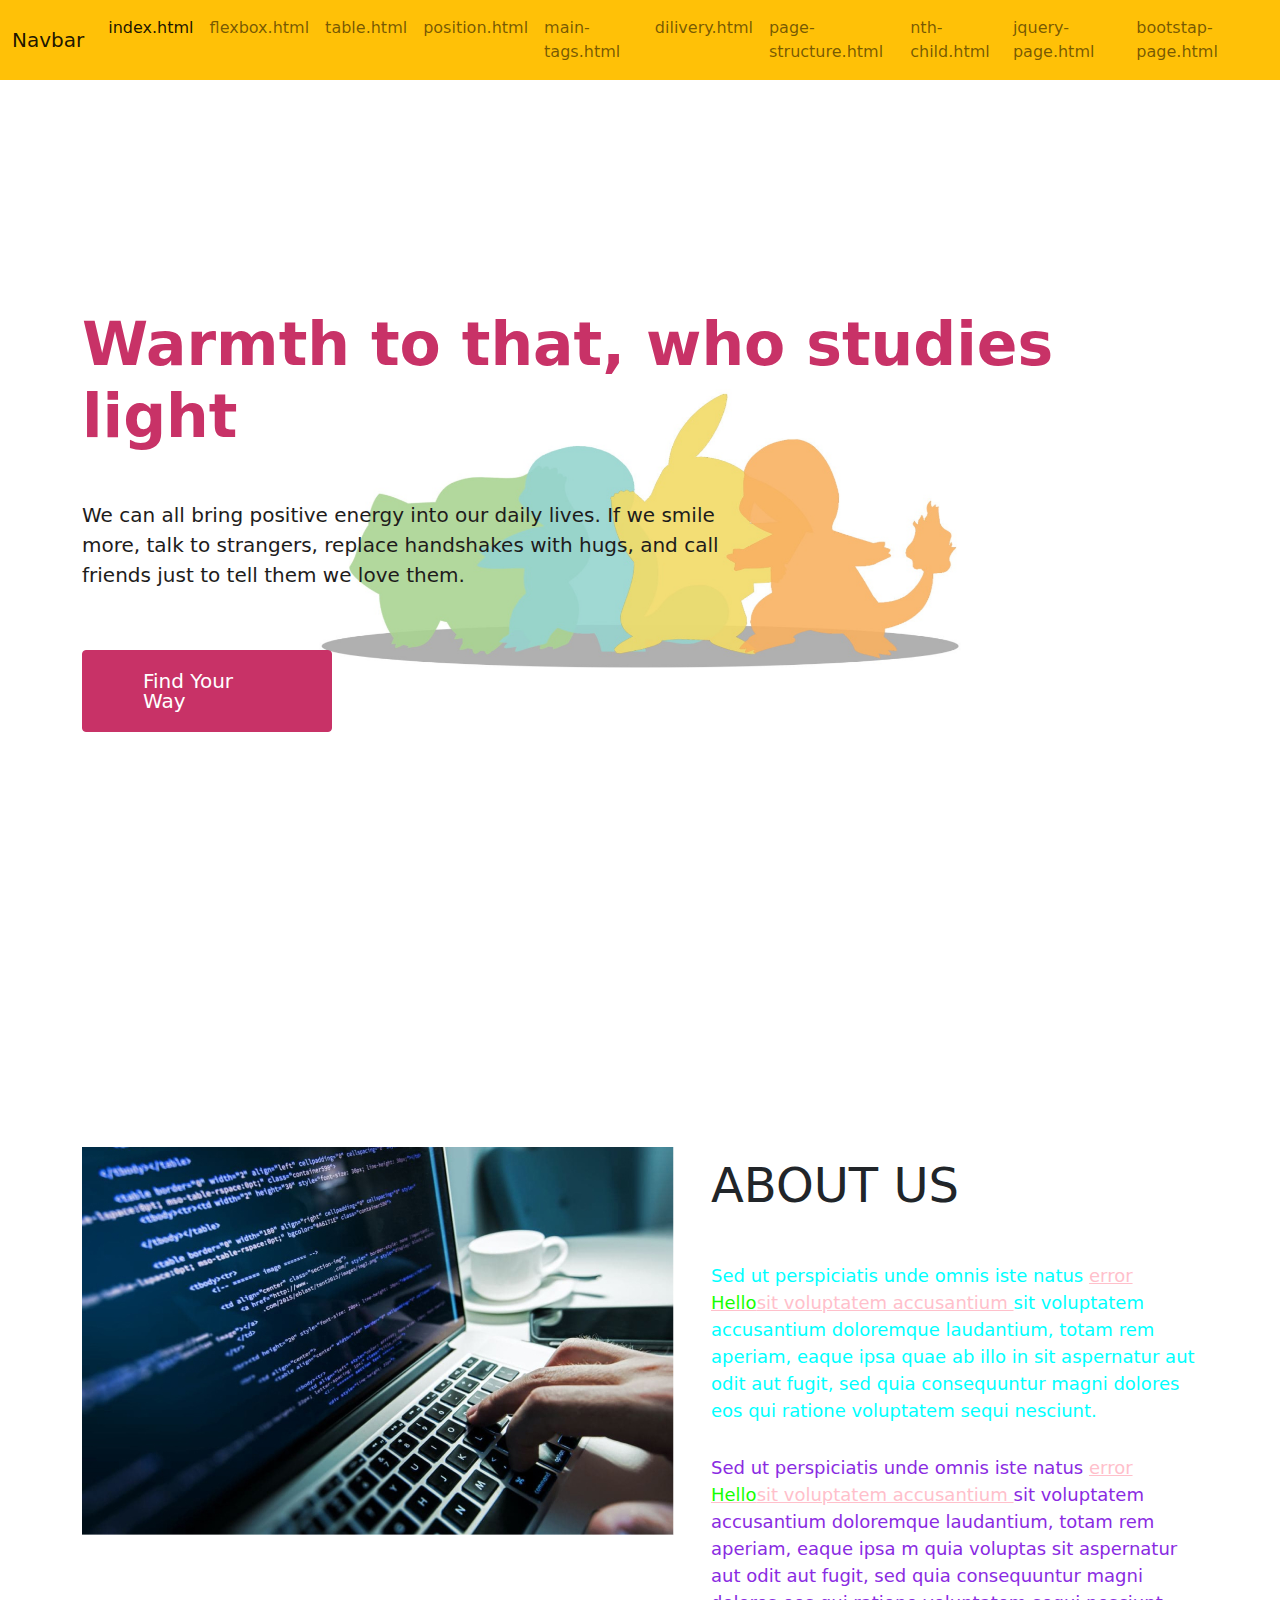
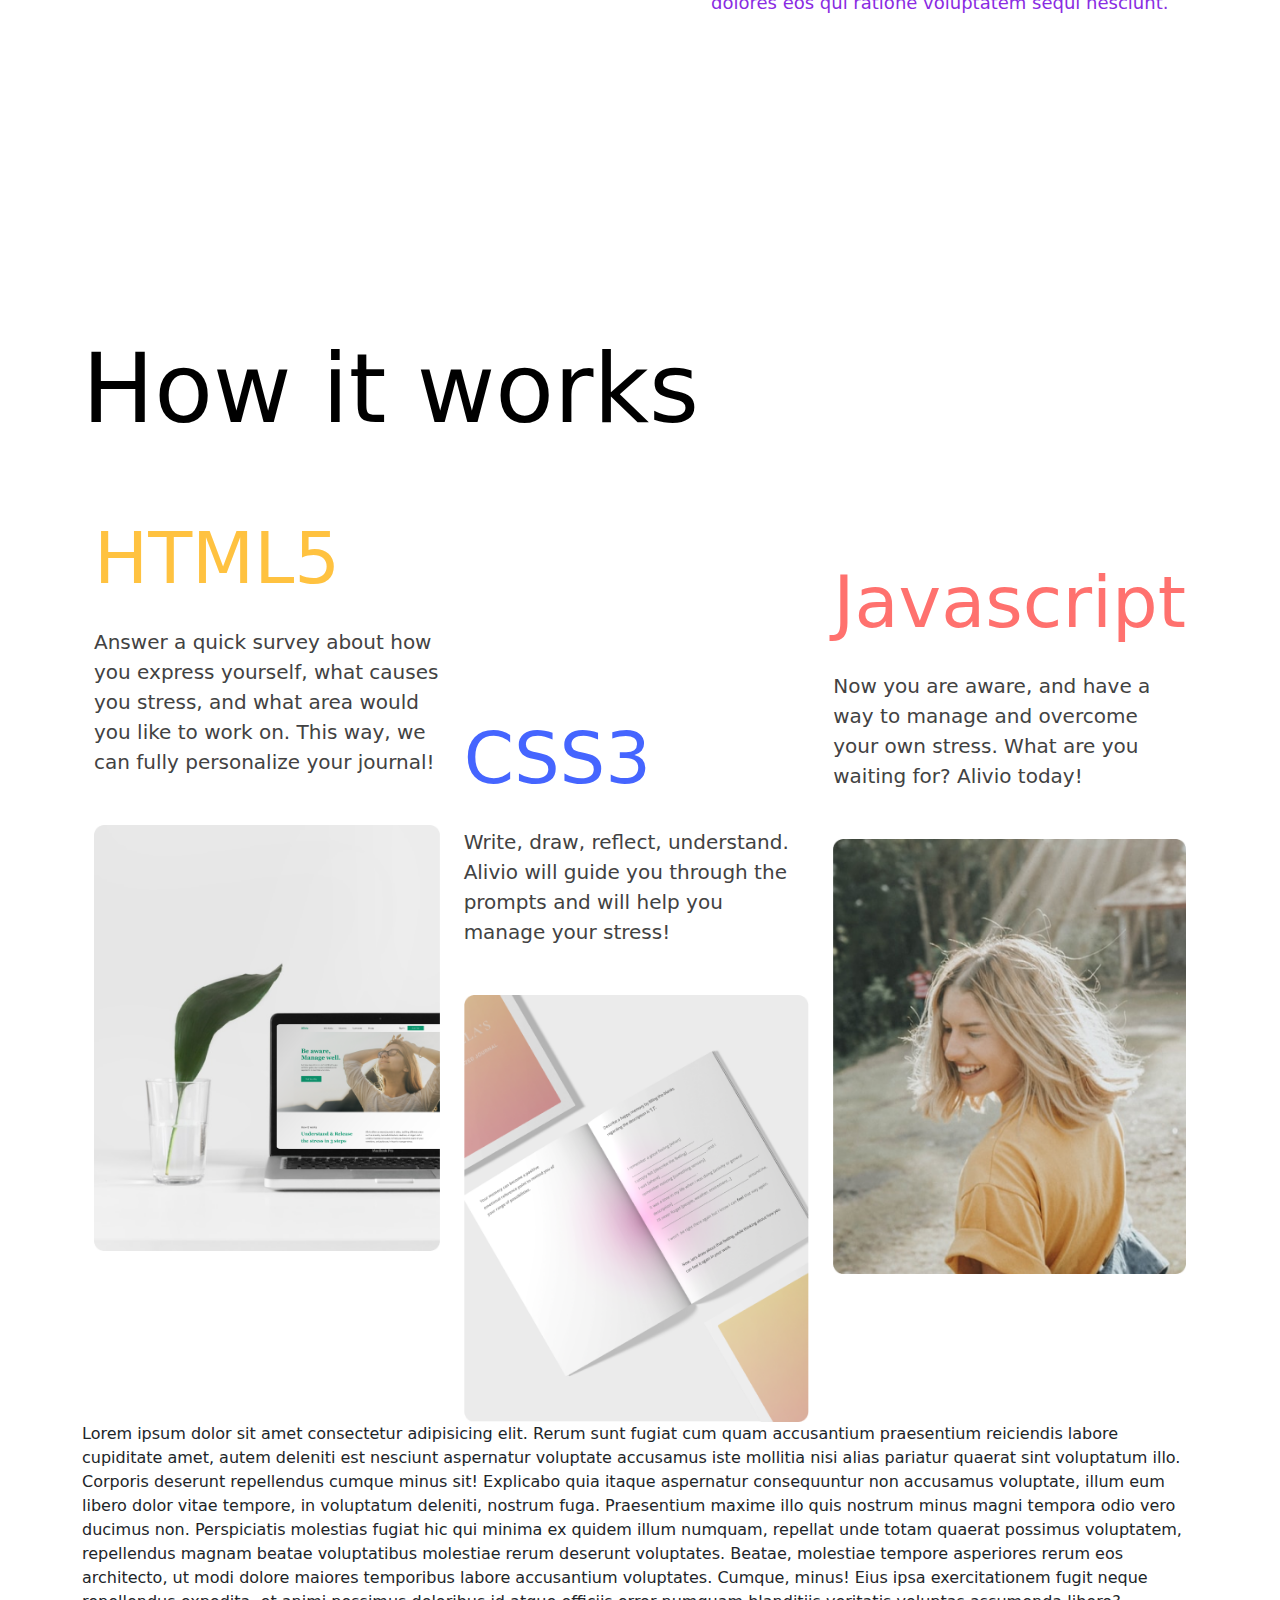
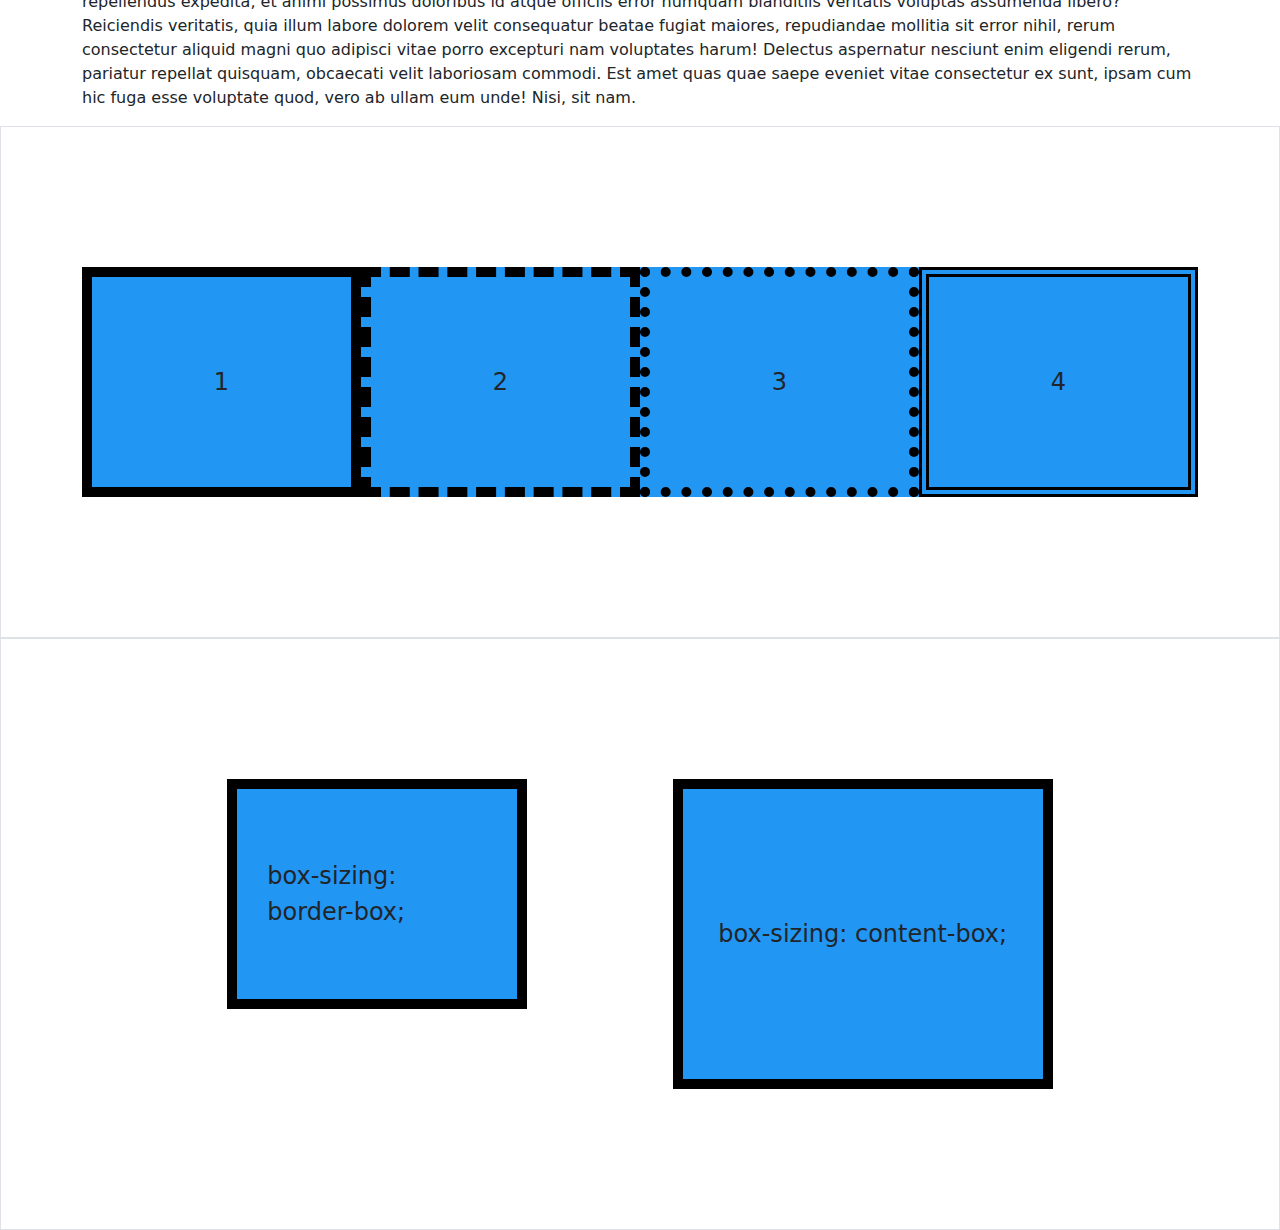
<file: index.html>
<!DOCTYPE html>
<html lang="en">

<head>
    <meta charset="UTF-8">
    <meta http-equiv="X-UA-Compatible" content="IE=edge">
    <meta name="viewport" content="width=device-width, initial-scale=1.0">
    <title>Lesson-2</title>
    <link rel="stylesheet" href="css/reset.css">
    <link rel="stylesheet" href="css/style.css">
    <link rel="stylesheet" href="./css/bootstrap-page.css">
    <link rel="stylesheet" href="./css/bootstrap.min.css">
</head>

<body>
    <header>
        <nav class="navbar navbar-expand-md navbar-light bg-warning">
            <div class="container-fluid">
                <a class="navbar-brand" href="#">Navbar</a>
                <button class="navbar-toggler" type="button" data-bs-toggle="collapse" data-bs-target="#navbarNav"
                    aria-controls="navbarNav" aria-expanded="false" aria-label="Toggle navigation">
                    <span class="navbar-toggler-icon"></span>
                </button>
                <div class="collapse navbar-collapse" id="navbarNav">
                    <ul class="navbar-nav">
                        <li class="nav-item">
                            <a class="nav-link active" aria-current="page" href="index.html">index.html</a>
                        </li>
                        <li class="nav-item">
                            <a class="nav-link" href="flexbox.html">flexbox.html</a>
                        </li>
                        <li class="nav-item">
                            <a class="nav-link" href="table.html">table.html</a>
                        </li>
                        <li class="nav-item">
                            <a class="nav-link" href="position.html">position.html</a>
                        </li>
                        <li class="nav-item">
                            <a class="nav-link" href="main-tags.html">main-tags.html</a>
                        </li>
                        <li class="nav-item">
                            <a class="nav-link" href="dilivery.html">dilivery.html</a>
                        </li>
                        <li class="nav-item">
                            <a class="nav-link" href="page-structure.html">page-structure.html</a>
                        </li>
                        <li class="nav-item">
                            <a class="nav-link" href="nth-child.html">nth-child.html</a>
                        </li>
                        <li class="nav-item">
                            <a class="nav-link" href="jquery-page.html">jquery-page.html</a>
                        </li>
                        <li class="nav-item">
                            <a class="nav-link" href="bootstrap-page.html">bootstap-page.html</a>
                        </li>
                    </ul>
                </div>
            </div>
        </nav>
    </header>
    <main>
        <section class="banner">
            <div class="container">
                <h2 class="banner-title">Warmth to that, who studies light</h2>
                <p class="banner-description">We can all bring positive energy into our daily lives. If we smile more,
                    talk to strangers, replace handshakes with hugs, and call friends just to tell them we love them.
                </p>
                <a href="#" class="banner-btn">Find Your Way</a>
            </div>
        </section>

        <section class="about">
            <div class="container">
                <div class="about-img">
                    <img src="../img/about.jpg" alt="about">
                </div>
                <div class="about-content">
                    <h2 class="about-title">ABOUT US</h2>
                    <p>Sed ut perspiciatis unde omnis iste natus <a href="#">error <span>Hello</span>sit voluptatem
                            accusantium </a> sit voluptatem accusantium doloremque laudantium, totam rem aperiam, eaque
                        ipsa quae ab illo in sit aspernatur aut odit aut fugit, sed quia consequuntur magni dolores eos
                        qui ratione voluptatem sequi nesciunt.</p>
                    <p class="second">Sed ut perspiciatis unde omnis iste natus <a href="#">error <span>Hello</span>sit
                            voluptatem accusantium </a> sit voluptatem accusantium doloremque laudantium, totam rem
                        aperiam, eaque ipsa m quia voluptas sit aspernatur aut odit aut fugit, sed quia consequuntur
                        magni dolores eos qui ratione voluptatem sequi nesciunt.</p>
                </div>
            </div>
        </section>

        <section class="how-it-works">
            <div class="container">
                <h2 class="how-it-works__title">How it works</h2>
                <div class="how-it-works__row">
                    <div class="how-it-works__column">
                        <h3 class="how-it-works__column-title">HTML<span>5</span></h3>
                        <div class="how-it-works__column-description">Answer a quick survey about how you express
                            yourself, what causes you stress, and what area would you like to work on. This way, we can
                            fully personalize your journal!</div>
                        <div class="how-it-works__column-img">
                            <img src="../img/how-it-works-1.png" class="img-fluid" alt="">
                        </div>
                    </div>
                    <div class="how-it-works__column title-blue">
                        <h3 class="how-it-works__column-title">CSS<span>3</span></h3>
                        <div class="how-it-works__column-description">Write, draw, reflect, understand. Alivio will
                            guide you through the prompts and will help you manage your stress!</div>
                        <div class="how-it-works__column-img">
                            <img src="../img/how-it-works-2.png" class="img-fluid" alt="">
                        </div>
                    </div>
                    <div class="how-it-works__column title-red">
                        <h3 class="how-it-works__column-title">Javascript</h3>
                        <div class="how-it-works__column-description">Now you are aware, and have a way to manage and
                            overcome your own stress.
                            What are you waiting for? Alivio today!</div>
                        <div class="how-it-works__column-img">
                            <img src="../img/how-it-works-3.png" class="img-fluid" alt="">
                        </div>
                    </div>
                </div>

                <div class="how-it-works__text">
                    <p>Lorem ipsum dolor sit amet consectetur adipisicing elit. Rerum sunt fugiat cum quam accusantium
                        praesentium reiciendis labore cupiditate amet, autem deleniti est nesciunt aspernatur voluptate
                        accusamus iste mollitia nisi alias pariatur quaerat sint voluptatum illo. Corporis deserunt
                        repellendus cumque minus sit! Explicabo quia itaque aspernatur consequuntur non accusamus
                        voluptate, illum eum libero dolor vitae tempore, in voluptatum deleniti, nostrum fuga.
                        Praesentium maxime illo quis nostrum minus magni tempora odio vero ducimus non. Perspiciatis
                        molestias fugiat hic qui minima ex quidem illum numquam, repellat unde totam quaerat possimus
                        voluptatem, repellendus magnam beatae voluptatibus molestiae rerum deserunt voluptates. Beatae,
                        molestiae tempore asperiores rerum eos architecto, ut modi dolore maiores temporibus labore
                        accusantium voluptates. Cumque, minus! Eius ipsa exercitationem fugit neque repellendus
                        expedita, et animi possimus doloribus id atque officiis error numquam blanditiis veritatis
                        voluptas assumenda libero? Reiciendis veritatis, quia illum labore dolorem velit consequatur
                        beatae fugiat maiores, repudiandae mollitia sit error nihil, rerum consectetur aliquid magni quo
                        adipisci vitae porro excepturi nam voluptates harum! Delectus aspernatur nesciunt enim eligendi
                        rerum, pariatur repellat quisquam, obcaecati velit laboriosam commodi. Est amet quas quae saepe
                        eveniet vitae consectetur ex sunt, ipsam cum hic fuga esse voluptate quod, vero ab ullam eum
                        unde! Nisi, sit nam.</p>
                </div>
            </div>


        </section>

        <div class="border">

            <div class="container">
                <div class="border-item">1</div>
                <div class="border-item dashed">2</div>
                <div class="border-item dotted">3</div>
                <div class="border-item double">4</div>
            </div>
        </div>

        <div class="border">
            <div class="container">
                <div class="border-item">box-sizing: border-box;</div>

                <div class="border-item content-box"> box-sizing: content-box;</div>
            </div>
        </div>
    </main>
</body>

</html>
</file>
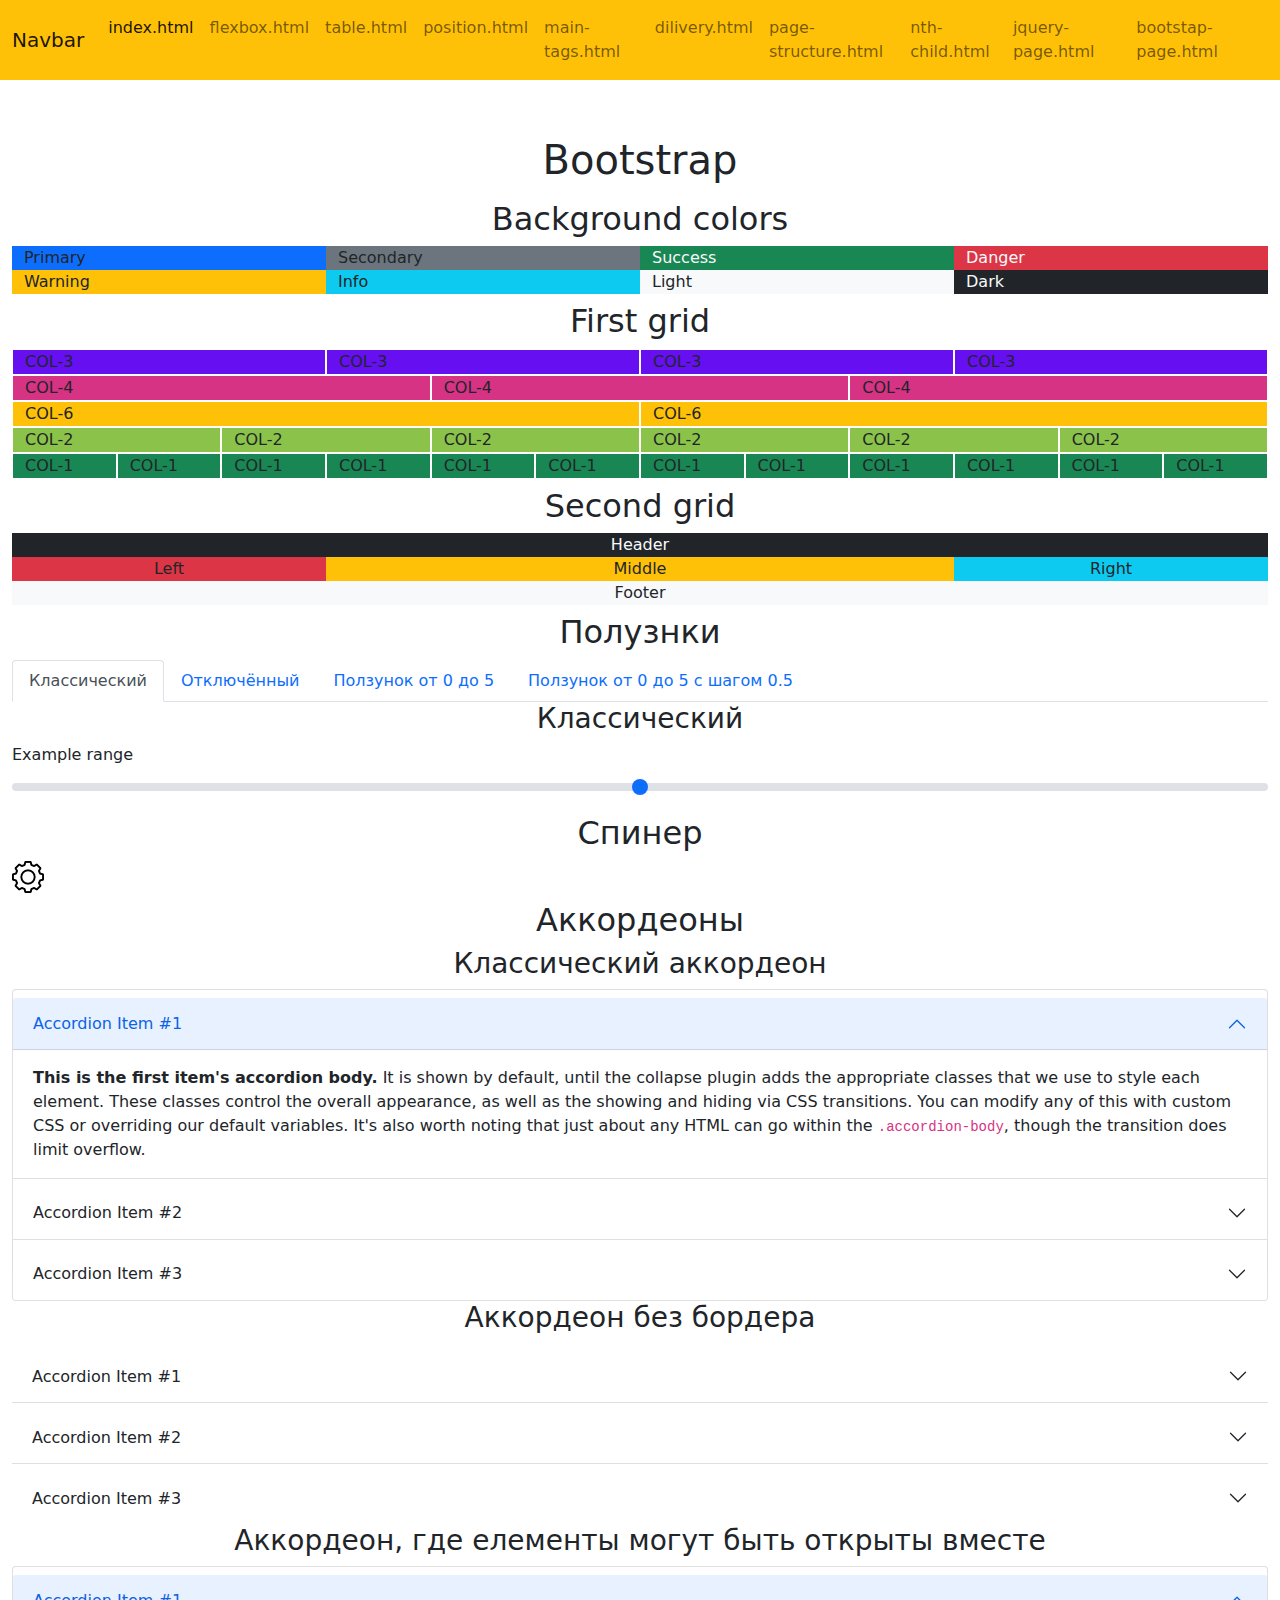
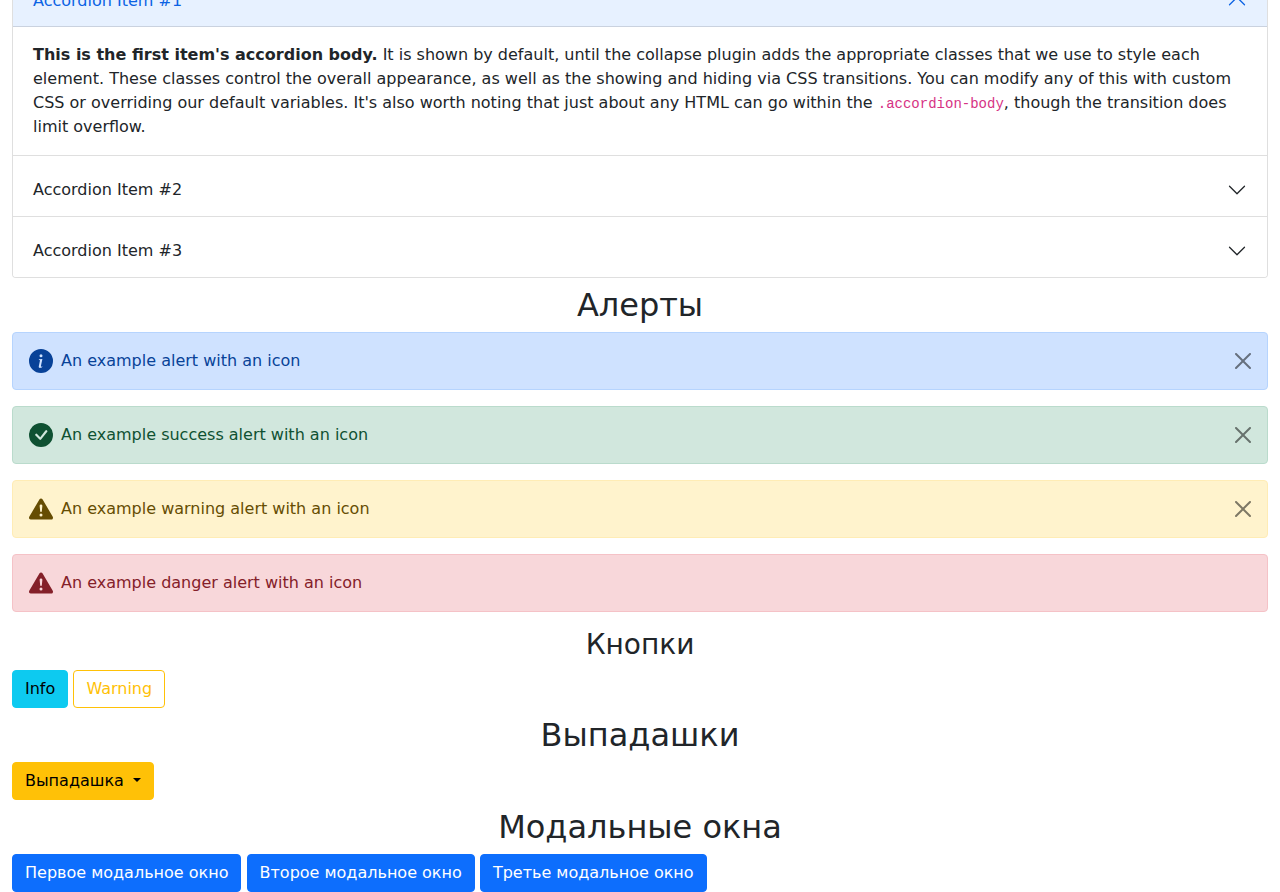
<file: bootstrap-page.html>
<!DOCTYPE html>
<html lang="en">

<head>
  <meta charset="UTF-8">
  <meta http-equiv="X-UA-Compatible" content="IE=edge">
  <meta name="viewport" content="width=device-width, initial-scale=1.0">
  <title>bootstap</title>
  <link rel="stylesheet" href="./css/reset.css">
  <link rel="stylesheet" href="./css/style.css">
  <link rel="stylesheet" href="./css/bootstrap-page.css">
  <link rel="stylesheet" href="./css/bootstrap.min.css">
</head>

<body>
  <header>
    <nav class="navbar navbar-expand-md navbar-light bg-warning">
      <div class="container-fluid">
        <a class="navbar-brand" href="#">Navbar</a>
        <button class="navbar-toggler" type="button" data-bs-toggle="collapse" data-bs-target="#navbarNav"
          aria-controls="navbarNav" aria-expanded="false" aria-label="Toggle navigation">
          <span class="navbar-toggler-icon"></span>
        </button>
        <div class="collapse navbar-collapse" id="navbarNav">
          <ul class="navbar-nav">
            <li class="nav-item">
              <a class="nav-link active" aria-current="page" href="index.html">index.html</a>
            </li>
            <li class="nav-item">
              <a class="nav-link" href="flexbox.html">flexbox.html</a>
            </li>
            <li class="nav-item">
              <a class="nav-link" href="table.html">table.html</a>
            </li>
            <li class="nav-item">
              <a class="nav-link" href="position.html">position.html</a>
            </li>
            <li class="nav-item">
              <a class="nav-link" href="main-tags.html">main-tags.html</a>
            </li>
            <li class="nav-item">
              <a class="nav-link" href="dilivery.html">dilivery.html</a>
            </li>
            <li class="nav-item">
              <a class="nav-link" href="page-structure.html">page-structure.html</a>
            </li>
            <li class="nav-item">
              <a class="nav-link" href="nth-child.html">nth-child.html</a>
            </li>
            <li class="nav-item">
              <a class="nav-link" href="jquery-page.html">jquery-page.html</a>
            </li>
            <li class="nav-item">
              <a class="nav-link" href="bootstrap-page.html">bootstap-page.html</a>
            </li>
          </ul>
        </div>
      </div>
    </nav>
  </header>
  <main>
    <div class="container-fluid">
      <h1 class="bs-title text-center">Bootstrap</h1>
      <div class="row bg-colors">
        <h2 class="col-12 text-center">Background colors</h2>
        <div class="container bg-primary col-3">Primary</div>
        <div class="container bg-secondary col-3">Secondary</div>
        <div class="container bg-success text-light col-3">Success</div>
        <div class="container bg-danger text-light col-3">Danger</div>
        <div class="container bg-warning col-3">Warning</div>
        <div class="container bg-info col-3">Info</div>
        <div class="container bg-light col-3">Light</div>
        <div class="container bg-dark text-light col-3">Dark</div>
      </div>
      <div class="row bs-grid">
        <h2 class="col-12 text-center">First grid</h2>
        <div class="row">
          <div class="col-3 bg-indigo">COL-3</div>
          <div class="col-3 bg-indigo">COL-3</div>
          <div class="col-3 bg-indigo">COL-3</div>
          <div class="col-3 bg-indigo">COL-3</div>
        </div>
        <div class="row">
          <div class="col-4 bg-pink">COL-4</div>
          <div class="col-4 bg-pink">COL-4</div>
          <div class="col-4 bg-pink">COL-4</div>
        </div>
        <div class="row">
          <div class="col-6 bg-warning">COL-6</div>
          <div class="col-6 bg-warning">COL-6</div>
        </div>
        <div class="row">
          <div class="col-2 bg-lime">COL-2</div>
          <div class="col-2 bg-lime">COL-2</div>
          <div class="col-2 bg-lime">COL-2</div>
          <div class="col-2 bg-lime">COL-2</div>
          <div class="col-2 bg-lime">COL-2</div>
          <div class="col-2 bg-lime">COL-2</div>
        </div>
        <div class="row">
          <div class="col-1 bg-success">COL-1</div>
          <div class="col-1 bg-success">COL-1</div>
          <div class="col-1 bg-success">COL-1</div>
          <div class="col-1 bg-success">COL-1</div>
          <div class="col-1 bg-success">COL-1</div>
          <div class="col-1 bg-success">COL-1</div>
          <div class="col-1 bg-success">COL-1</div>
          <div class="col-1 bg-success">COL-1</div>
          <div class="col-1 bg-success">COL-1</div>
          <div class="col-1 bg-success">COL-1</div>
          <div class="col-1 bg-success">COL-1</div>
          <div class="col-1 bg-success">COL-1</div>
        </div>
      </div>
      <div class="row bs-grid">
        <h2 class="col-12 text-center">Second grid</h2>
        <div class="col-12 text-center text-light bg-dark">Header</div>
        <div class="col-12 col-sm-3 text-center bg-danger">Left</div>
        <div class="col-12 col-sm-6 text-center bg-warning">Middle</div>
        <div class="col-12 col-sm-3 text-center bg-info">Right</div>
        <div class="col-12 text-center bg-light">Footer</div>
      </div>
      <div class="bs-range">
        <h2 class="text-center">Полузнки</h2>
        <ul class="nav nav-tabs" id="myTab" role="tablist">
          <li class="nav-item" role="presentation">
            <button class="nav-link active" id="classic-range-tab" data-bs-toggle="tab" data-bs-target="#classic-range"
              type="button" role="tab" aria-controls="classic-range" aria-selected="true">Классический</button>
          </li>
          <li class="nav-item" role="presentation">
            <button class="nav-link" id="disabled-range-tab" data-bs-toggle="tab" data-bs-target="#disabled-range"
              type="button" role="tab" aria-controls="disabled-range" aria-selected="false">Отключённый</button>
          </li>
          <li class="nav-item" role="presentation">
            <button class="nav-link" id="min-max-range-tab" data-bs-toggle="tab" data-bs-target="#min-max-range"
              type="button" role="tab" aria-controls="min-max-range" aria-selected="false">Ползунок от 0 до 5</button>
          </li>
          <li class="nav-item" role="presentation">
            <button class="nav-link" id="min-max-step-range-tab" data-bs-toggle="tab"
              data-bs-target="#min-max-step-range" type="button" role="tab" aria-controls="min-max-step-range"
              aria-selected="false">Ползунок от 0 до 5 с шагом 0.5</button>
          </li>
        </ul>
        <div class="tab-content" id="myTabContent">
          <div class="tab-pane fade show active" id="classic-range" role="tabpanel" aria-labelledby="classic-range-tab">
            <h3 class="text-center">Классический</h3>
            <label for="customRange1" class="form-label">Example range</label>
            <input type="range" class="form-range" id="customRange1">
          </div>
          <div class="tab-pane fade" id="disabled-range" role="tabpanel" aria-labelledby="disabled-range-tab">
            <h3 class="text-center">Отключённый ползунок</h3>
            <label for="disabledRange" class="form-label">Disabled range</label>
            <input type="range" class="form-range" id="disabledRange" disabled>
          </div>
          <div class="tab-pane fade" id="min-max-range" role="tabpanel" aria-labelledby="min-max-range-tab">
            <h3 class="text-center">Ползунок от 0 до 5</h3>
            <label for="customRange3" class="form-label">Example range</label>
            <input type="range" class="form-range" min="0" max="5" id="customRange2">
          </div>
          <div class="tab-pane fade" id="min-max-step-range" role="tabpanel" aria-labelledby="min-max-step-range-tab">
            <h3 class="text-center">Ползунок от 0 до 5 с шагом 0.5</h3>
            <label for="customRange3" class="form-label">Example range</label>
            <input type="range" class="form-range" min="0" max="5" step="0.5" id="customRange3">
          </div>
        </div>
      </div>
      <div class="bs-spinner">
        <h2 class="text-center">Спинер</h2>
        <div class="spinner-border border-0 spinner-example" role="status">
          <img src="./img/gear.png" alt="gear">
        </div>
      </div>
      <div class="bs-accordion">
        <h2 class="text-center">Аккордеоны</h2>
        <h3 class="text-center">Классический аккордеон</h3>
        <div class="accordion" id="accordionExample">
          <div class="accordion-item">
            <h2 class="accordion-header" id="headingOne">
              <button class="accordion-button" type="button" data-bs-toggle="collapse" data-bs-target="#collapseOne"
                aria-expanded="true" aria-controls="collapseOne">
                Accordion Item #1
              </button>
            </h2>
            <div id="collapseOne" class="accordion-collapse collapse show" aria-labelledby="headingOne"
              data-bs-parent="#accordionExample">
              <div class="accordion-body">
                <strong>This is the first item's accordion body.</strong> It is shown by default, until the collapse
                plugin adds the appropriate classes that we use to style each element. These classes control the overall
                appearance, as well as the showing and hiding via CSS transitions. You can modify any of this with
                custom CSS or overriding our default variables. It's also worth noting that just about any HTML can go
                within the <code>.accordion-body</code>, though the transition does limit overflow.
              </div>
            </div>
          </div>
          <div class="accordion-item">
            <h2 class="accordion-header" id="headingTwo">
              <button class="accordion-button collapsed" type="button" data-bs-toggle="collapse"
                data-bs-target="#collapseTwo" aria-expanded="false" aria-controls="collapseTwo">
                Accordion Item #2
              </button>
            </h2>
            <div id="collapseTwo" class="accordion-collapse collapse" aria-labelledby="headingTwo"
              data-bs-parent="#accordionExample">
              <div class="accordion-body">
                <strong>This is the second item's accordion body.</strong> It is hidden by default, until the collapse
                plugin adds the appropriate classes that we use to style each element. These classes control the overall
                appearance, as well as the showing and hiding via CSS transitions. You can modify any of this with
                custom CSS or overriding our default variables. It's also worth noting that just about any HTML can go
                within the <code>.accordion-body</code>, though the transition does limit overflow.
              </div>
            </div>
          </div>
          <div class="accordion-item">
            <h2 class="accordion-header" id="headingThree">
              <button class="accordion-button collapsed" type="button" data-bs-toggle="collapse"
                data-bs-target="#collapseThree" aria-expanded="false" aria-controls="collapseThree">
                Accordion Item #3
              </button>
            </h2>
            <div id="collapseThree" class="accordion-collapse collapse" aria-labelledby="headingThree"
              data-bs-parent="#accordionExample">
              <div class="accordion-body">
                <strong>This is the third item's accordion body.</strong> It is hidden by default, until the collapse
                plugin adds the appropriate classes that we use to style each element. These classes control the overall
                appearance, as well as the showing and hiding via CSS transitions. You can modify any of this with
                custom CSS or overriding our default variables. It's also worth noting that just about any HTML can go
                within the <code>.accordion-body</code>, though the transition does limit overflow.
              </div>
            </div>
          </div>
        </div>
        <h3 class="text-center">Аккордеон без бордера</h3>
        <div class="accordion accordion-flush" id="accordionFlushExample">
          <div class="accordion-item">
            <h2 class="accordion-header" id="flush-headingOne">
              <button class="accordion-button collapsed" type="button" data-bs-toggle="collapse"
                data-bs-target="#flush-collapseOne" aria-expanded="false" aria-controls="flush-collapseOne">
                Accordion Item #1
              </button>
            </h2>
            <div id="flush-collapseOne" class="accordion-collapse collapse" aria-labelledby="flush-headingOne"
              data-bs-parent="#accordionFlushExample">
              <div class="accordion-body">Placeholder content for this accordion, which is intended to demonstrate the
                <code>.accordion-flush</code> class. This is the first item's accordion body.</div>
            </div>
          </div>
          <div class="accordion-item">
            <h2 class="accordion-header" id="flush-headingTwo">
              <button class="accordion-button collapsed" type="button" data-bs-toggle="collapse"
                data-bs-target="#flush-collapseTwo" aria-expanded="false" aria-controls="flush-collapseTwo">
                Accordion Item #2
              </button>
            </h2>
            <div id="flush-collapseTwo" class="accordion-collapse collapse" aria-labelledby="flush-headingTwo"
              data-bs-parent="#accordionFlushExample">
              <div class="accordion-body">Placeholder content for this accordion, which is intended to demonstrate the
                <code>.accordion-flush</code> class. This is the second item's accordion body. Let's imagine this being
                filled with some actual content.</div>
            </div>
          </div>
          <div class="accordion-item">
            <h2 class="accordion-header" id="flush-headingThree">
              <button class="accordion-button collapsed" type="button" data-bs-toggle="collapse"
                data-bs-target="#flush-collapseThree" aria-expanded="false" aria-controls="flush-collapseThree">
                Accordion Item #3
              </button>
            </h2>
            <div id="flush-collapseThree" class="accordion-collapse collapse" aria-labelledby="flush-headingThree"
              data-bs-parent="#accordionFlushExample">
              <div class="accordion-body">Placeholder content for this accordion, which is intended to demonstrate the
                <code>.accordion-flush</code> class. This is the third item's accordion body. Nothing more exciting
                happening here in terms of content, but just filling up the space to make it look, at least at first
                glance, a bit more representative of how this would look in a real-world application.</div>
            </div>
          </div>
        </div>
        <h3 class="text-center">Аккордеон, где елементы могут быть открыты вместе</h3>
        <div class="accordion" id="accordionPanelsStayOpenExample">
          <div class="accordion-item">
            <h2 class="accordion-header" id="panelsStayOpen-headingOne">
              <button class="accordion-button" type="button" data-bs-toggle="collapse"
                data-bs-target="#panelsStayOpen-collapseOne" aria-expanded="true"
                aria-controls="panelsStayOpen-collapseOne">
                Accordion Item #1
              </button>
            </h2>
            <div id="panelsStayOpen-collapseOne" class="accordion-collapse collapse show"
              aria-labelledby="panelsStayOpen-headingOne">
              <div class="accordion-body">
                <strong>This is the first item's accordion body.</strong> It is shown by default, until the collapse
                plugin adds the appropriate classes that we use to style each element. These classes control the overall
                appearance, as well as the showing and hiding via CSS transitions. You can modify any of this with
                custom CSS or overriding our default variables. It's also worth noting that just about any HTML can go
                within the <code>.accordion-body</code>, though the transition does limit overflow.
              </div>
            </div>
          </div>
          <div class="accordion-item">
            <h2 class="accordion-header" id="panelsStayOpen-headingTwo">
              <button class="accordion-button collapsed" type="button" data-bs-toggle="collapse"
                data-bs-target="#panelsStayOpen-collapseTwo" aria-expanded="false"
                aria-controls="panelsStayOpen-collapseTwo">
                Accordion Item #2
              </button>
            </h2>
            <div id="panelsStayOpen-collapseTwo" class="accordion-collapse collapse"
              aria-labelledby="panelsStayOpen-headingTwo">
              <div class="accordion-body">
                <strong>This is the second item's accordion body.</strong> It is hidden by default, until the collapse
                plugin adds the appropriate classes that we use to style each element. These classes control the overall
                appearance, as well as the showing and hiding via CSS transitions. You can modify any of this with
                custom CSS or overriding our default variables. It's also worth noting that just about any HTML can go
                within the <code>.accordion-body</code>, though the transition does limit overflow.
              </div>
            </div>
          </div>
          <div class="accordion-item">
            <h2 class="accordion-header" id="panelsStayOpen-headingThree">
              <button class="accordion-button collapsed" type="button" data-bs-toggle="collapse"
                data-bs-target="#panelsStayOpen-collapseThree" aria-expanded="false"
                aria-controls="panelsStayOpen-collapseThree">
                Accordion Item #3
              </button>
            </h2>
            <div id="panelsStayOpen-collapseThree" class="accordion-collapse collapse"
              aria-labelledby="panelsStayOpen-headingThree">
              <div class="accordion-body">
                <strong>This is the third item's accordion body.</strong> It is hidden by default, until the collapse
                plugin adds the appropriate classes that we use to style each element. These classes control the overall
                appearance, as well as the showing and hiding via CSS transitions. You can modify any of this with
                custom CSS or overriding our default variables. It's also worth noting that just about any HTML can go
                within the <code>.accordion-body</code>, though the transition does limit overflow.
              </div>
            </div>
          </div>
        </div>
      </div>
      <div class="bs-alerts">
        <h2 class="text-center">Алерты</h2>
        <svg xmlns="http://www.w3.org/2000/svg" style="display: none;">
          <symbol id="check-circle-fill" fill="currentColor" viewBox="0 0 16 16">
            <path
              d="M16 8A8 8 0 1 1 0 8a8 8 0 0 1 16 0zm-3.97-3.03a.75.75 0 0 0-1.08.022L7.477 9.417 5.384 7.323a.75.75 0 0 0-1.06 1.06L6.97 11.03a.75.75 0 0 0 1.079-.02l3.992-4.99a.75.75 0 0 0-.01-1.05z" />
          </symbol>
          <symbol id="info-fill" fill="currentColor" viewBox="0 0 16 16">
            <path
              d="M8 16A8 8 0 1 0 8 0a8 8 0 0 0 0 16zm.93-9.412-1 4.705c-.07.34.029.533.304.533.194 0 .487-.07.686-.246l-.088.416c-.287.346-.92.598-1.465.598-.703 0-1.002-.422-.808-1.319l.738-3.468c.064-.293.006-.399-.287-.47l-.451-.081.082-.381 2.29-.287zM8 5.5a1 1 0 1 1 0-2 1 1 0 0 1 0 2z" />
          </symbol>
          <symbol id="exclamation-triangle-fill" fill="currentColor" viewBox="0 0 16 16">
            <path
              d="M8.982 1.566a1.13 1.13 0 0 0-1.96 0L.165 13.233c-.457.778.091 1.767.98 1.767h13.713c.889 0 1.438-.99.98-1.767L8.982 1.566zM8 5c.535 0 .954.462.9.995l-.35 3.507a.552.552 0 0 1-1.1 0L7.1 5.995A.905.905 0 0 1 8 5zm.002 6a1 1 0 1 1 0 2 1 1 0 0 1 0-2z" />
          </symbol>
        </svg>

        <div class="alert alert-primary d-flex align-items-center alert-dismissible" role="alert">
          <svg class="bi flex-shrink-0 me-2" width="24" height="24" role="img" aria-label="Info:">
            <use xlink:href="#info-fill" /></svg>
          <div>
            An example alert with an icon
          </div>
          <button type="button" class="btn-close" data-bs-dismiss="alert" aria-label="Close"></button>
        </div>
        <div class="alert alert-success d-flex align-items-center alert-dismissible" role="alert">
          <svg class="bi flex-shrink-0 me-2" width="24" height="24" role="img" aria-label="Success:">
            <use xlink:href="#check-circle-fill" /></svg>
          <div>
            An example success alert with an icon
          </div>
          <button type="button" class="btn-close" data-bs-dismiss="alert" aria-label="Close"></button>
        </div>
        <div class="alert alert-warning d-flex align-items-center alert-dismissible" role="alert">
          <svg class="bi flex-shrink-0 me-2" width="24" height="24" role="img" aria-label="Warning:">
            <use xlink:href="#exclamation-triangle-fill" /></svg>
          <div>
            An example warning alert with an icon
          </div>
          <button type="button" class="btn-close" data-bs-dismiss="alert" aria-label="Close"></button>
        </div>
        <div class="alert alert-danger d-flex align-items-center" role="alert">
          <svg class="bi flex-shrink-0 me-2" width="24" height="24" role="img" aria-label="Danger:">
            <use xlink:href="#exclamation-triangle-fill" /></svg>
          <div>
            An example danger alert with an icon
          </div>
        </div>
      </div>
      <div class="bs-buttons">
        <h3 class="text-center">Кнопки</h3>
        <button type="button" class="btn btn-info">Info</button>
        <button type="button" class="btn btn-outline-warning">Warning</button>
      </div>
      <div class="bs-dropdowns">
        <h2 class="text-center">Выпадашки</h2>
        <div class="dropdown">
          <button class="btn btn-warning dropdown-toggle" type="button" id="dropdownMenuButton1"
            data-bs-toggle="dropdown" aria-expanded="false">
            Выпадашка
          </button>
          <ul class="dropdown-menu" aria-labelledby="dropdownMenuButton1">
            <li><a class="dropdown-item" href="#">Action</a></li>
            <li><a class="dropdown-item" href="#">Another action</a></li>
            <li><a class="dropdown-item" href="#">Something else here</a></li>
          </ul>
        </div>
      </div>
      <div class="bs-modal">
        <h2 class="text-center">Модальные окна</h2>
        <button type="button" class="btn btn-primary" data-bs-toggle="modal" data-bs-target="#exampleModal">
          Первое модальное окно
        </button>

        <div class="modal fade" id="exampleModal" tabindex="-1" aria-labelledby="exampleModalLabel" aria-hidden="true">
          <div class="modal-dialog">
            <div class="modal-content">
              <div class="modal-header">
                <h5 class="modal-title" id="exampleModalLabel">Modal title</h5>
                <button type="button" class="btn-close" data-bs-dismiss="modal" aria-label="Close"></button>
              </div>
              <div class="modal-body">
                Первое модальное окно
              </div>
              <div class="modal-footer">
                <button type="button" class="btn btn-secondary" data-bs-dismiss="modal">Close</button>
                <button type="button" class="btn btn-primary">Save changes</button>
              </div>
            </div>
          </div>
        </div>

        <button type="button" class="btn btn-primary" data-bs-toggle="modal" data-bs-target="#exampleModal2">
          Второе модальное окно
        </button>

        <div class="modal fade" id="exampleModal2" tabindex="-1" aria-labelledby="exampleModalLabel" aria-hidden="true">
          <div class="modal-dialog">
            <div class="modal-content">
              <div class="modal-header">
                <h5 class="modal-title" id="exampleModalLabel">Modal title</h5>
                <button type="button" class="btn-close" data-bs-dismiss="modal" aria-label="Close"></button>
              </div>
              <div class="modal-body">
                Второе модальное окно
              </div>
              <div class="modal-footer">
                <button type="button" class="btn btn-secondary" data-bs-dismiss="modal">Close</button>
                <button type="button" class="btn btn-primary">Save changes</button>
              </div>
            </div>
          </div>
        </div>

        <button type="button" class="btn btn-primary" data-bs-toggle="modal" data-bs-target="#exampleModal3">
          Третье модальное окно
        </button>

        <div class="modal fade" id="exampleModal3" tabindex="-1" aria-labelledby="exampleModalLabel" aria-hidden="true">
          <div class="modal-dialog">
            <div class="modal-content">
              <div class="modal-header">
                <h5 class="modal-title" id="exampleModalLabel">Modal title</h5>
                <button type="button" class="btn-close" data-bs-dismiss="modal" aria-label="Close"></button>
              </div>
              <div class="modal-body">
                Третье модальное окно
              </div>
              <div class="modal-footer">
                <button type="button" class="btn btn-secondary" data-bs-dismiss="modal">Close</button>
                <button type="button" class="btn btn-primary">Save changes</button>
              </div>
            </div>
          </div>
        </div>
      </div>
    </div>
  </main>
  <script src="https://cdn.jsdelivr.net/npm/bootstrap@5.0.2/dist/js/bootstrap.bundle.min.js"
    integrity="sha384-MrcW6ZMFYlzcLA8Nl+NtUVF0sA7MsXsP1UyJoMp4YLEuNSfAP+JcXn/tWtIaxVXM" crossorigin="anonymous">
  </script>
</body>

</html>
</file>
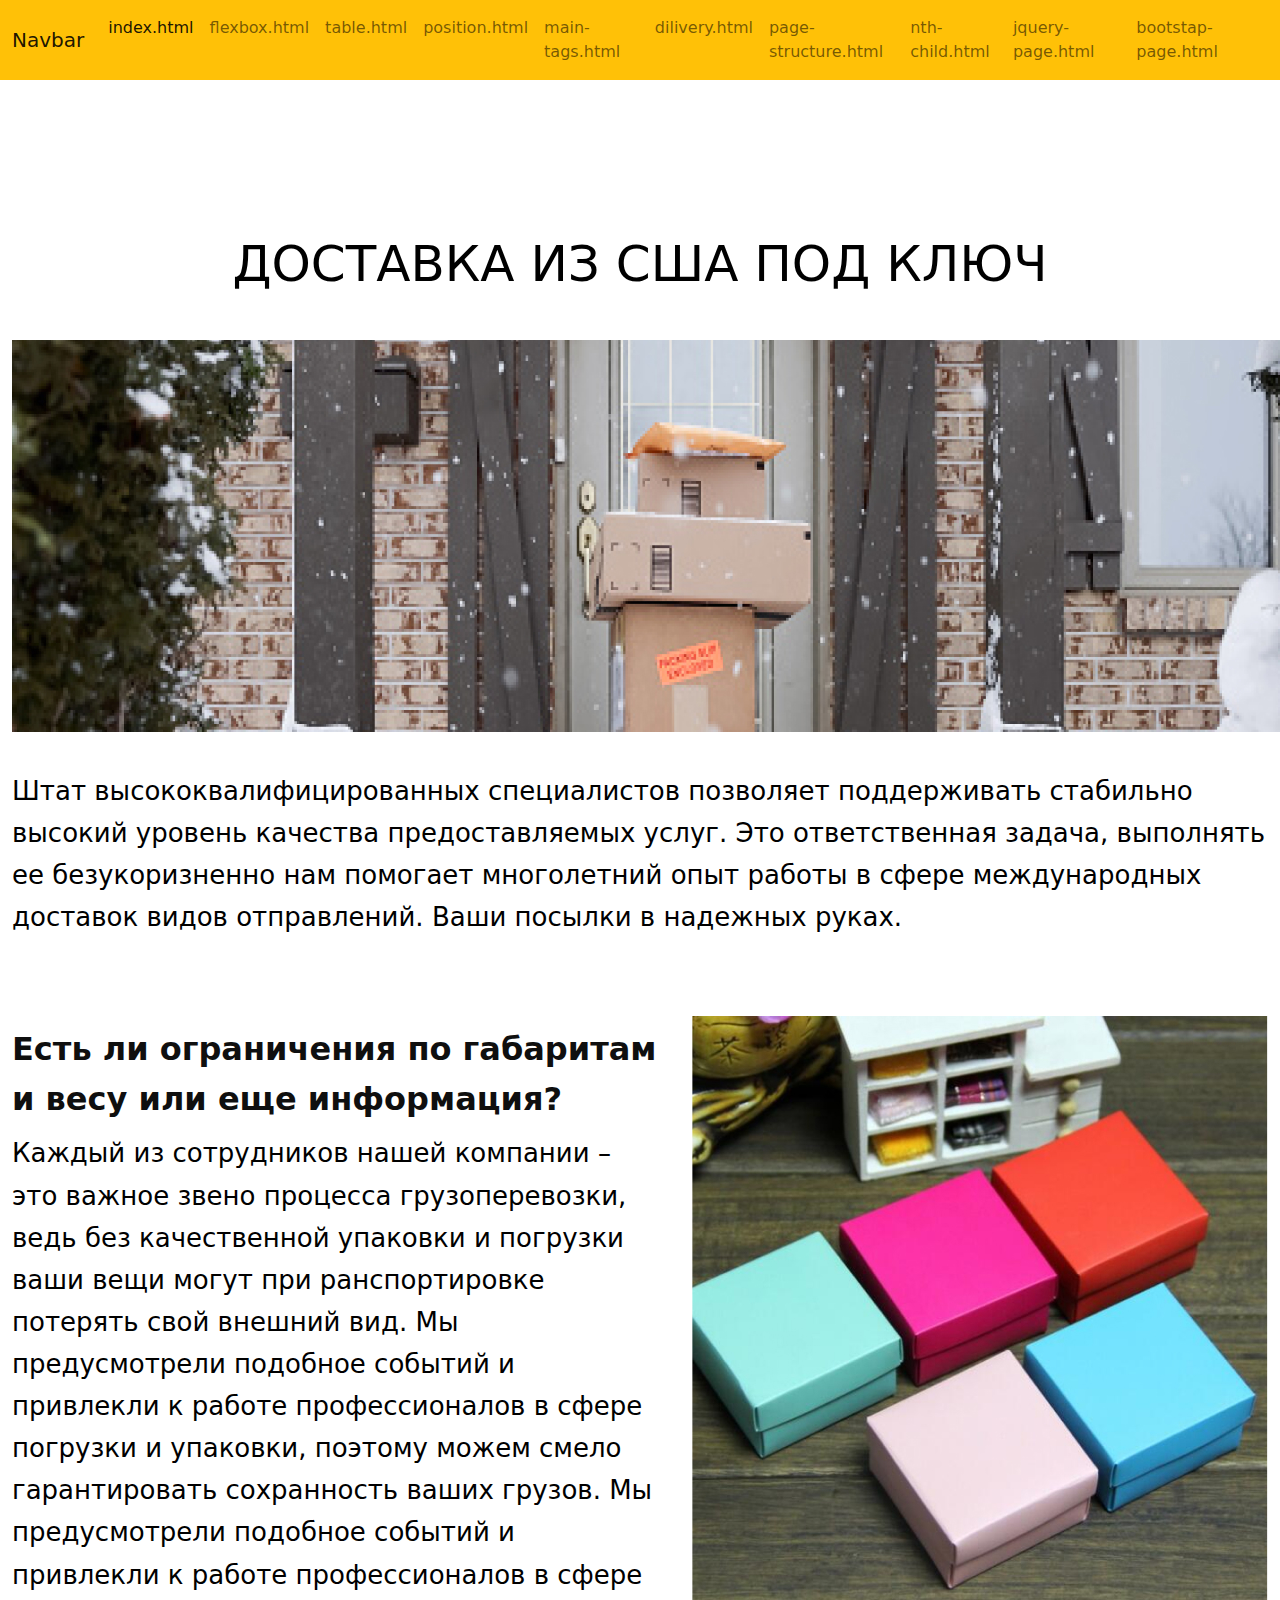
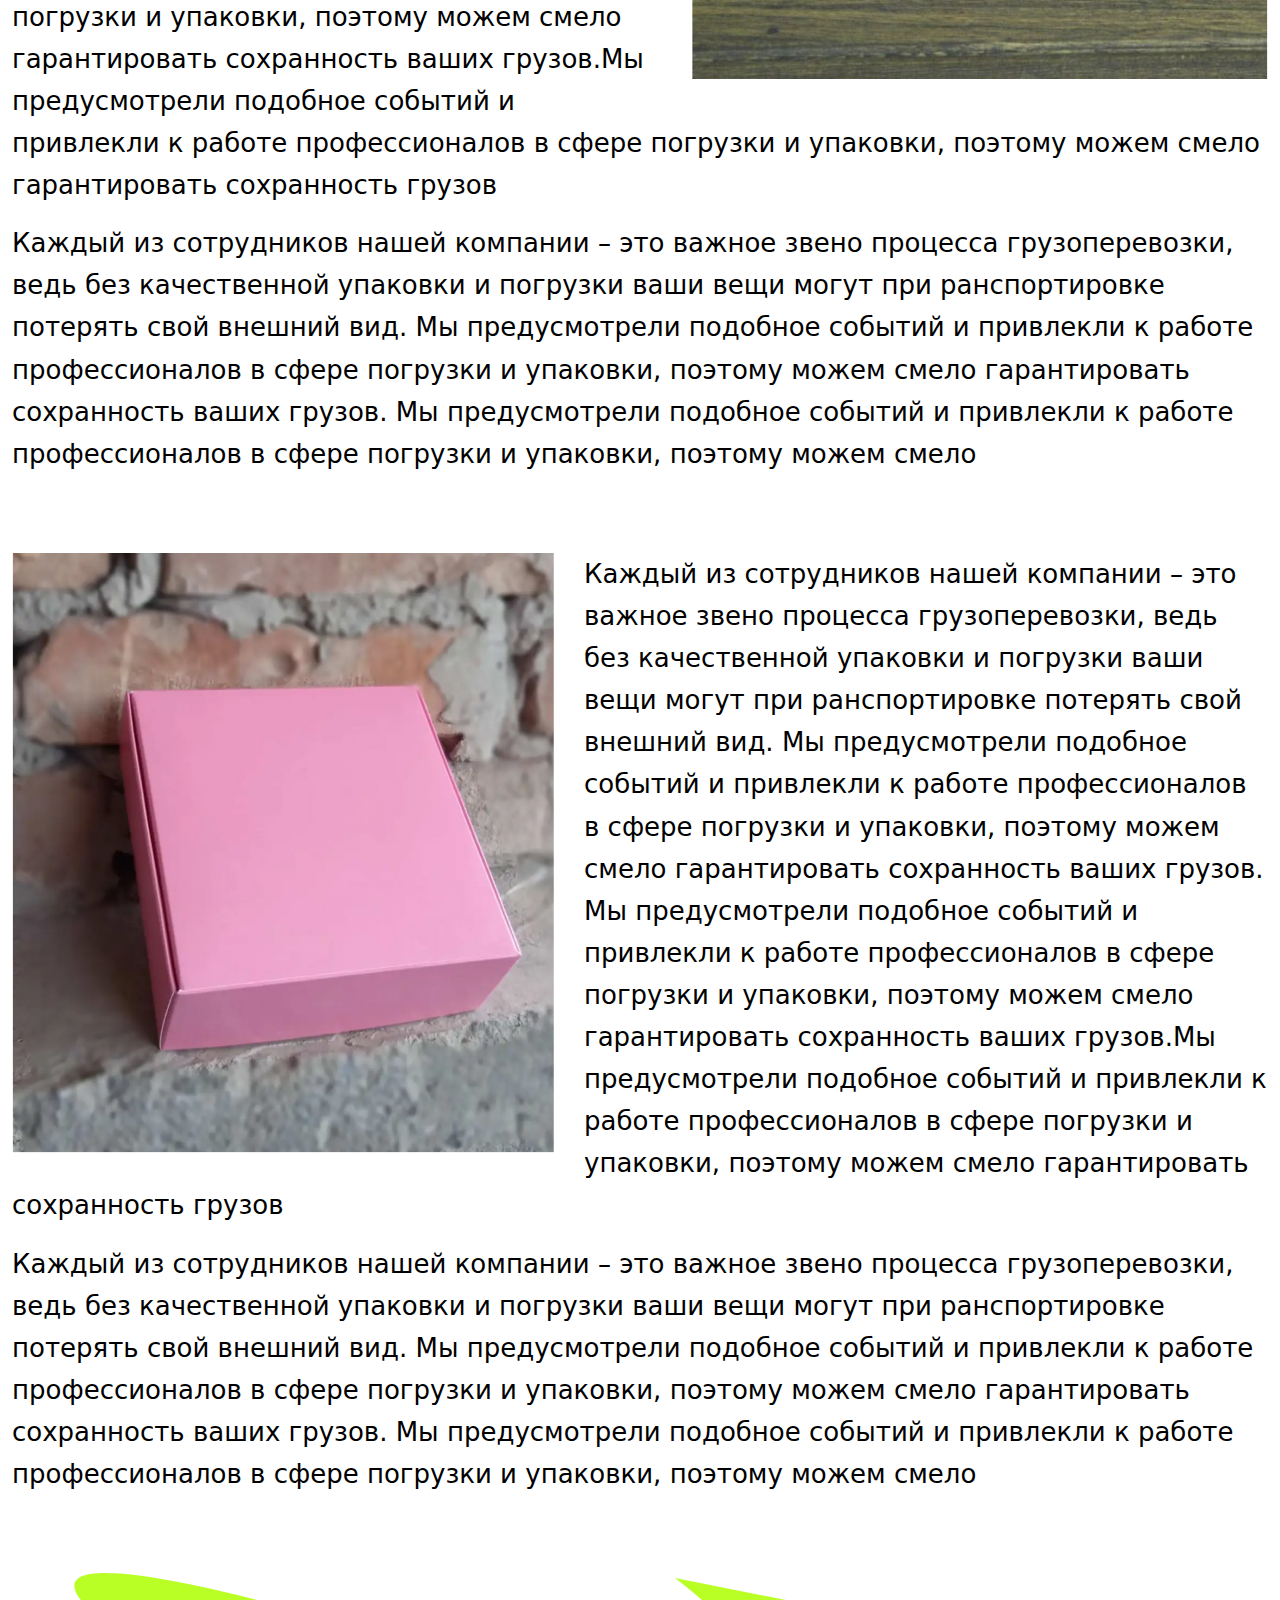
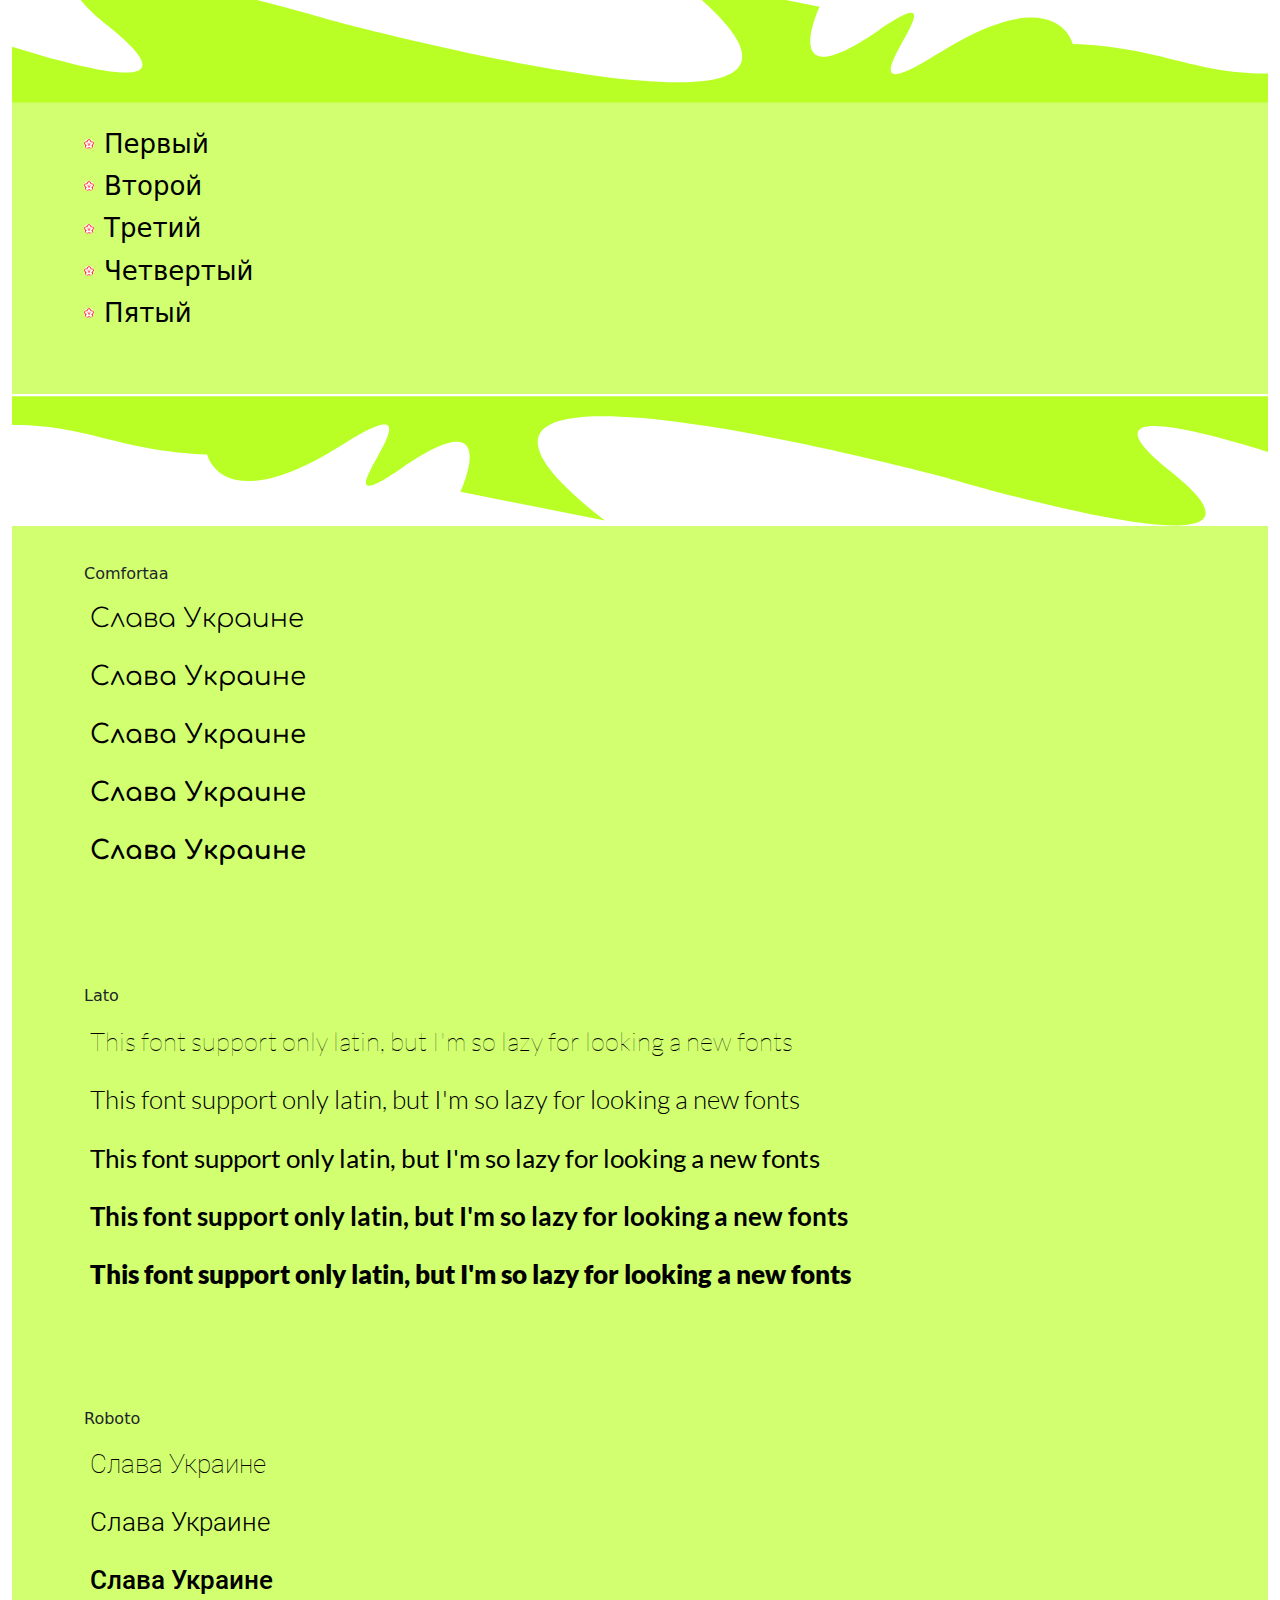
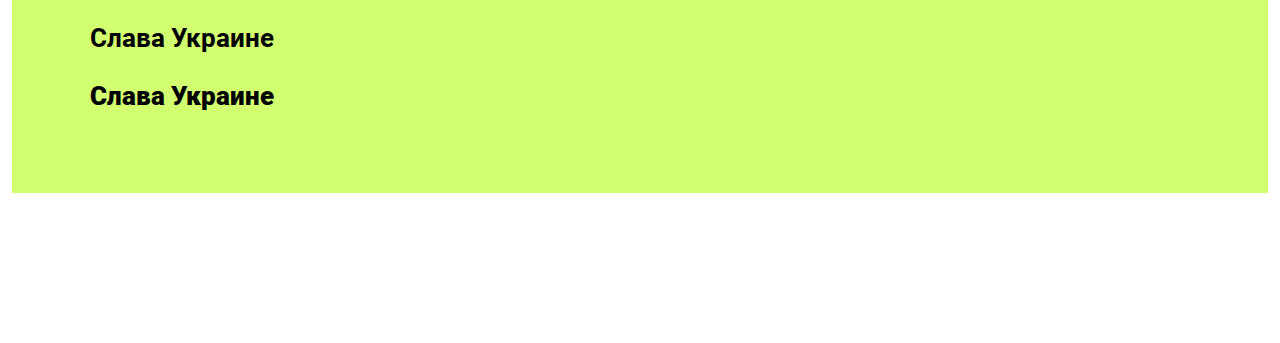
<file: dilivery.html>
<!DOCTYPE html>
<html lang="en">

<head>
  <meta charset="UTF-8">
  <meta http-equiv="X-UA-Compatible" content="IE=edge">
  <meta name="viewport" content="width=device-width, initial-scale=1.0">
  <title>Lesson-2</title>
  <link rel="stylesheet" href="css/reset.css">
  <link rel="stylesheet" href="css/style.css">
  <link rel="stylesheet" href="css/dilivery.css">
  <link rel="stylesheet" href="css/fonts.css">
  <link rel="stylesheet" href="css/bootstrap-page.css">
  <link rel="stylesheet" href="css/bootstrap.min.css">
</head>

<body>
  <header>
    <nav class="navbar navbar-expand-md navbar-light bg-warning">
      <div class="container-fluid">
        <a class="navbar-brand" href="#">Navbar</a>
        <button class="navbar-toggler" type="button" data-bs-toggle="collapse" data-bs-target="#navbarNav"
          aria-controls="navbarNav" aria-expanded="false" aria-label="Toggle navigation">
          <span class="navbar-toggler-icon"></span>
        </button>
        <div class="collapse navbar-collapse" id="navbarNav">
          <ul class="navbar-nav">
            <li class="nav-item">
              <a class="nav-link active" aria-current="page" href="index.html">index.html</a>
            </li>
            <li class="nav-item">
              <a class="nav-link" href="flexbox.html">flexbox.html</a>
            </li>
            <li class="nav-item">
              <a class="nav-link" href="table.html">table.html</a>
            </li>
            <li class="nav-item">
              <a class="nav-link" href="position.html">position.html</a>
            </li>
            <li class="nav-item">
              <a class="nav-link" href="main-tags.html">main-tags.html</a>
            </li>
            <li class="nav-item">
              <a class="nav-link" href="dilivery.html">dilivery.html</a>
            </li>
            <li class="nav-item">
              <a class="nav-link" href="page-structure.html">page-structure.html</a>
            </li>
            <li class="nav-item">
              <a class="nav-link" href="nth-child.html">nth-child.html</a>
            </li>
            <li class="nav-item">
              <a class="nav-link" href="jquery-page.html">jquery-page.html</a>
            </li>
            <li class="nav-item">
              <a class="nav-link" href="bootstrap-page.html">bootstap-page.html</a>
            </li>
          </ul>
        </div>
      </div>
    </nav>
  </header>
  <main class="dilivery">
    <section>
      <h1>Доставка из США под ключ</h1>
      <img src="img/dilivery-1.jpg" class="center" alt="dilivery">
      <p>Штат высококвалифицированных специалистов позволяет поддерживать стабильно высокий уровень качества
        предоставляемых услуг. Это ответственная задача, выполнять ее безукоризненно нам помогает многолетний опыт
        работы в сфере международных доставок видов отправлений. Ваши посылки в надежных руках.</p>

    </section>

    <section>
      <img src="img/dilivery-2.jpg" class="right" alt="dilivery">
      <h2>Есть ли ограничения по габаритам и весу или еще информация?</h2>
      <p>Каждый из сотрудников нашей компании – это важное звено процесса грузоперевозки, ведь без качественной упаковки
        и погрузки ваши вещи могут при ранспортировке потерять свой внешний вид. Мы предусмотрели подобное событий и
        привлекли к работе профессионалов в сфере погрузки и упаковки, поэтому можем смело гарантировать сохранность
        ваших грузов. Мы предусмотрели подобное событий и привлекли к работе профессионалов в сфере погрузки и упаковки,
        поэтому можем смело гарантировать сохранность ваших грузов.Мы предусмотрели подобное событий и привлекли к
        работе профессионалов в сфере погрузки и упаковки, поэтому можем смело гарантировать сохранность грузов</p>
      <p>Каждый из сотрудников нашей компании – это важное звено процесса грузоперевозки, ведь без качественной упаковки
        и погрузки ваши вещи могут при ранспортировке потерять свой внешний вид. Мы предусмотрели подобное событий и
        привлекли к работе профессионалов в сфере погрузки и упаковки, поэтому можем смело гарантировать сохранность
        ваших грузов. Мы предусмотрели подобное событий и привлекли к работе профессионалов в сфере погрузки и упаковки,
        поэтому можем смело </p>
    </section>
    <section>
      <img src="img/dilivery-3.jpg" class="left" alt="dilivery">
      <p>Каждый из сотрудников нашей компании – это важное звено процесса грузоперевозки, ведь без качественной упаковки
        и погрузки ваши вещи могут при ранспортировке потерять свой внешний вид. Мы предусмотрели подобное событий и
        привлекли к работе профессионалов в сфере погрузки и упаковки, поэтому можем смело гарантировать сохранность
        ваших грузов. Мы предусмотрели подобное событий и привлекли к работе профессионалов в сфере погрузки и упаковки,
        поэтому можем смело гарантировать сохранность ваших грузов.Мы предусмотрели подобное событий и привлекли к
        работе профессионалов в сфере погрузки и упаковки, поэтому можем смело гарантировать сохранность грузов</p>
      <p>Каждый из сотрудников нашей компании – это важное звено процесса грузоперевозки, ведь без качественной упаковки
        и погрузки ваши вещи могут при ранспортировке потерять свой внешний вид. Мы предусмотрели подобное событий и
        привлекли к работе профессионалов в сфере погрузки и упаковки, поэтому можем смело гарантировать сохранность
        ваших грузов. Мы предусмотрели подобное событий и привлекли к работе профессионалов в сфере погрузки и упаковки,
        поэтому можем смело </p>

    </section>
    <div class="green-list">
      <ul>
        <li>Первый</li>
        <li>Второй</li>
        <li>Третий</li>
        <li>Четвертый</li>
        <li>Пятый</li>
      </ul>
    </div>
    <div class="font-test">
      <div class="font-test-item">
        <div class="font-test-item__title">Comfortaa</div>
        <div class="font-test-item__examples">
          <p class="comfortaa-light">Слава Украине</p>
          <p class="comfortaa-normal">Слава Украине</p>
          <p class="comfortaa-medium">Слава Украине</p>
          <p class="comfortaa-semibold">Слава Украине</p>
          <p class="comfortaa-bold">Слава Украине</p>
        </div>
      </div>
      <div class="font-test-item">
        <div class="font-test-item__title">Lato</div>
        <div class="font-test-item__examples">
          <p class="lato-light">This font support only latin, but I'm so lazy for looking a new fonts</p>
          <p class="lato-normal">This font support only latin, but I'm so lazy for looking a new fonts</p>
          <p class="lato-medium">This font support only latin, but I'm so lazy for looking a new fonts</p>
          <p class="lato-semibold">This font support only latin, but I'm so lazy for looking a new fonts</p>
          <p class="lato-bold">This font support only latin, but I'm so lazy for looking a new fonts</p>
        </div>
      </div>
      <div class="font-test-item">
        <div class="font-test-item__title">Roboto</div>
        <div class="font-test-item__examples">
          <p class="roboto-light">Слава Украине</p>
          <p class="roboto-normal">Слава Украине</p>
          <p class="roboto-medium">Слава Украине</p>
          <p class="roboto-semibold">Слава Украине</p>
          <p class="roboto-bold">Слава Украине</p>
        </div>
      </div>
    </div>
  </main>
</body>

</html>
</file>
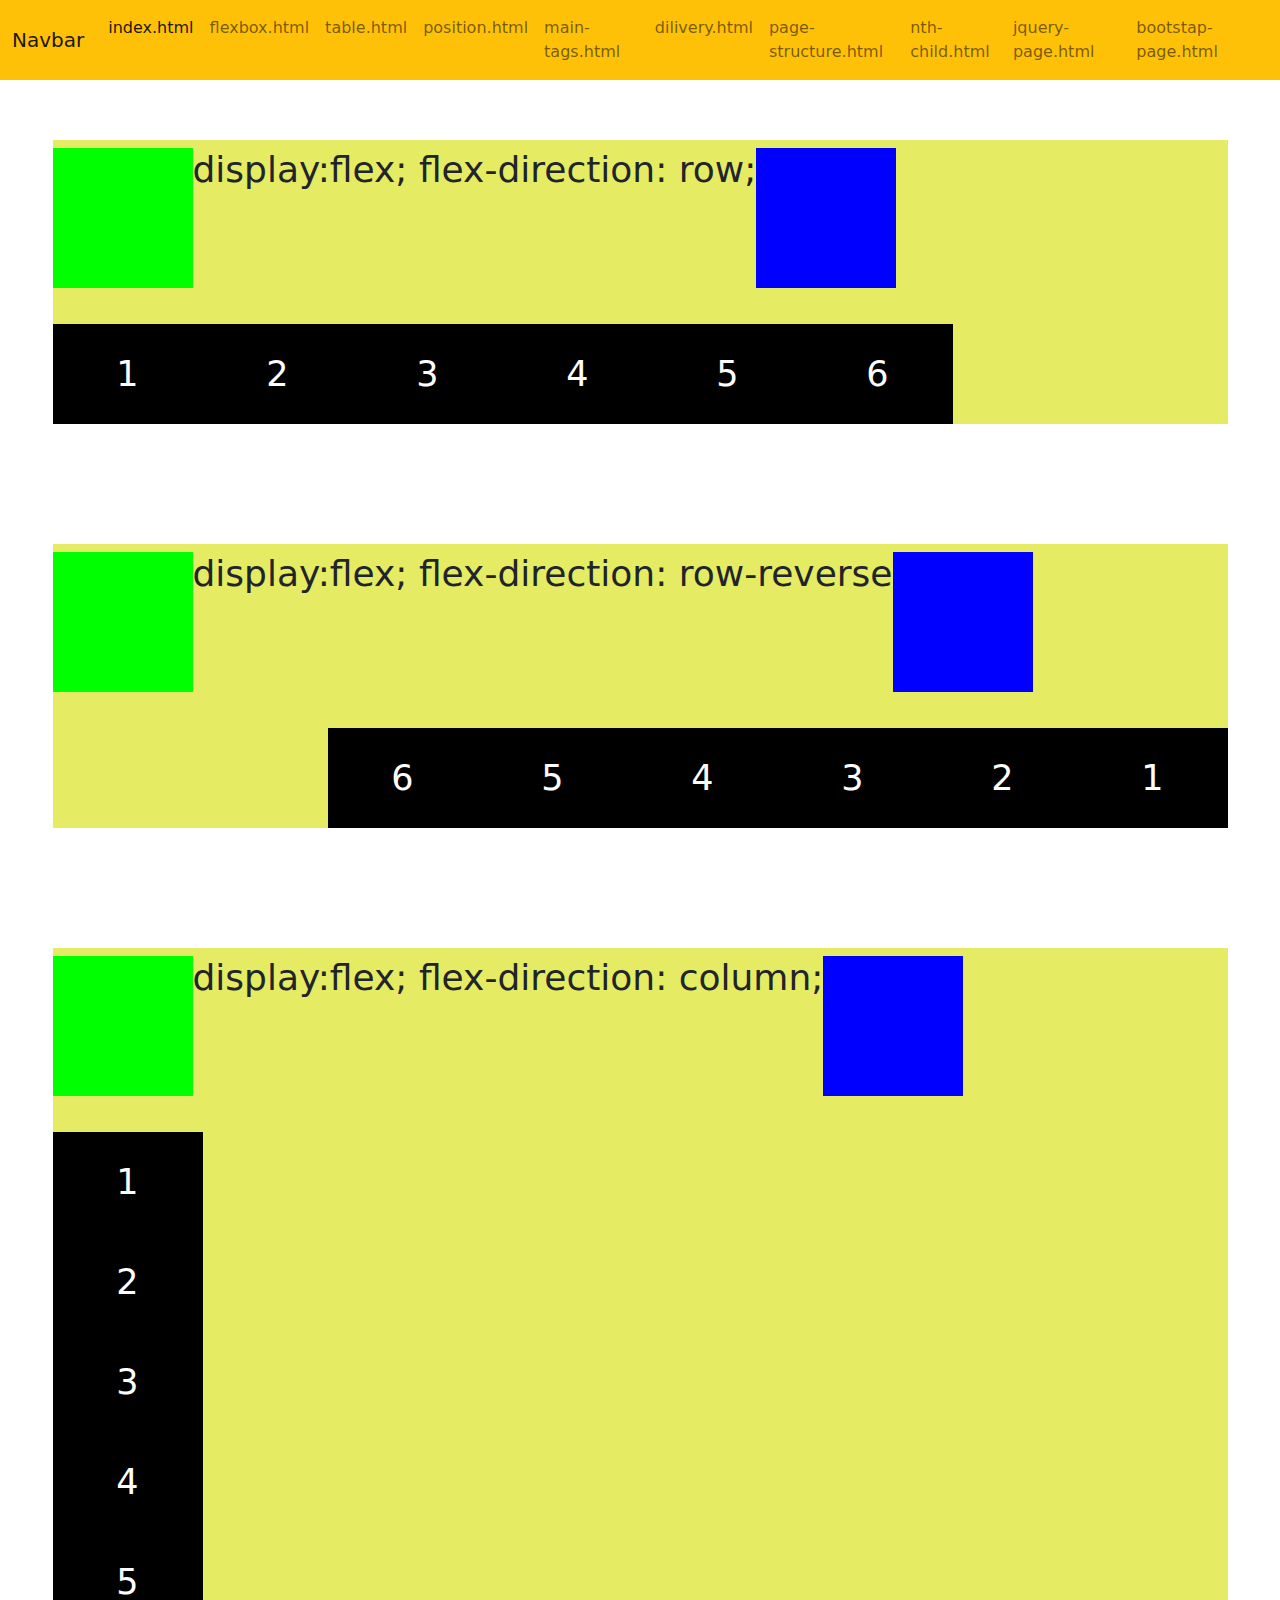
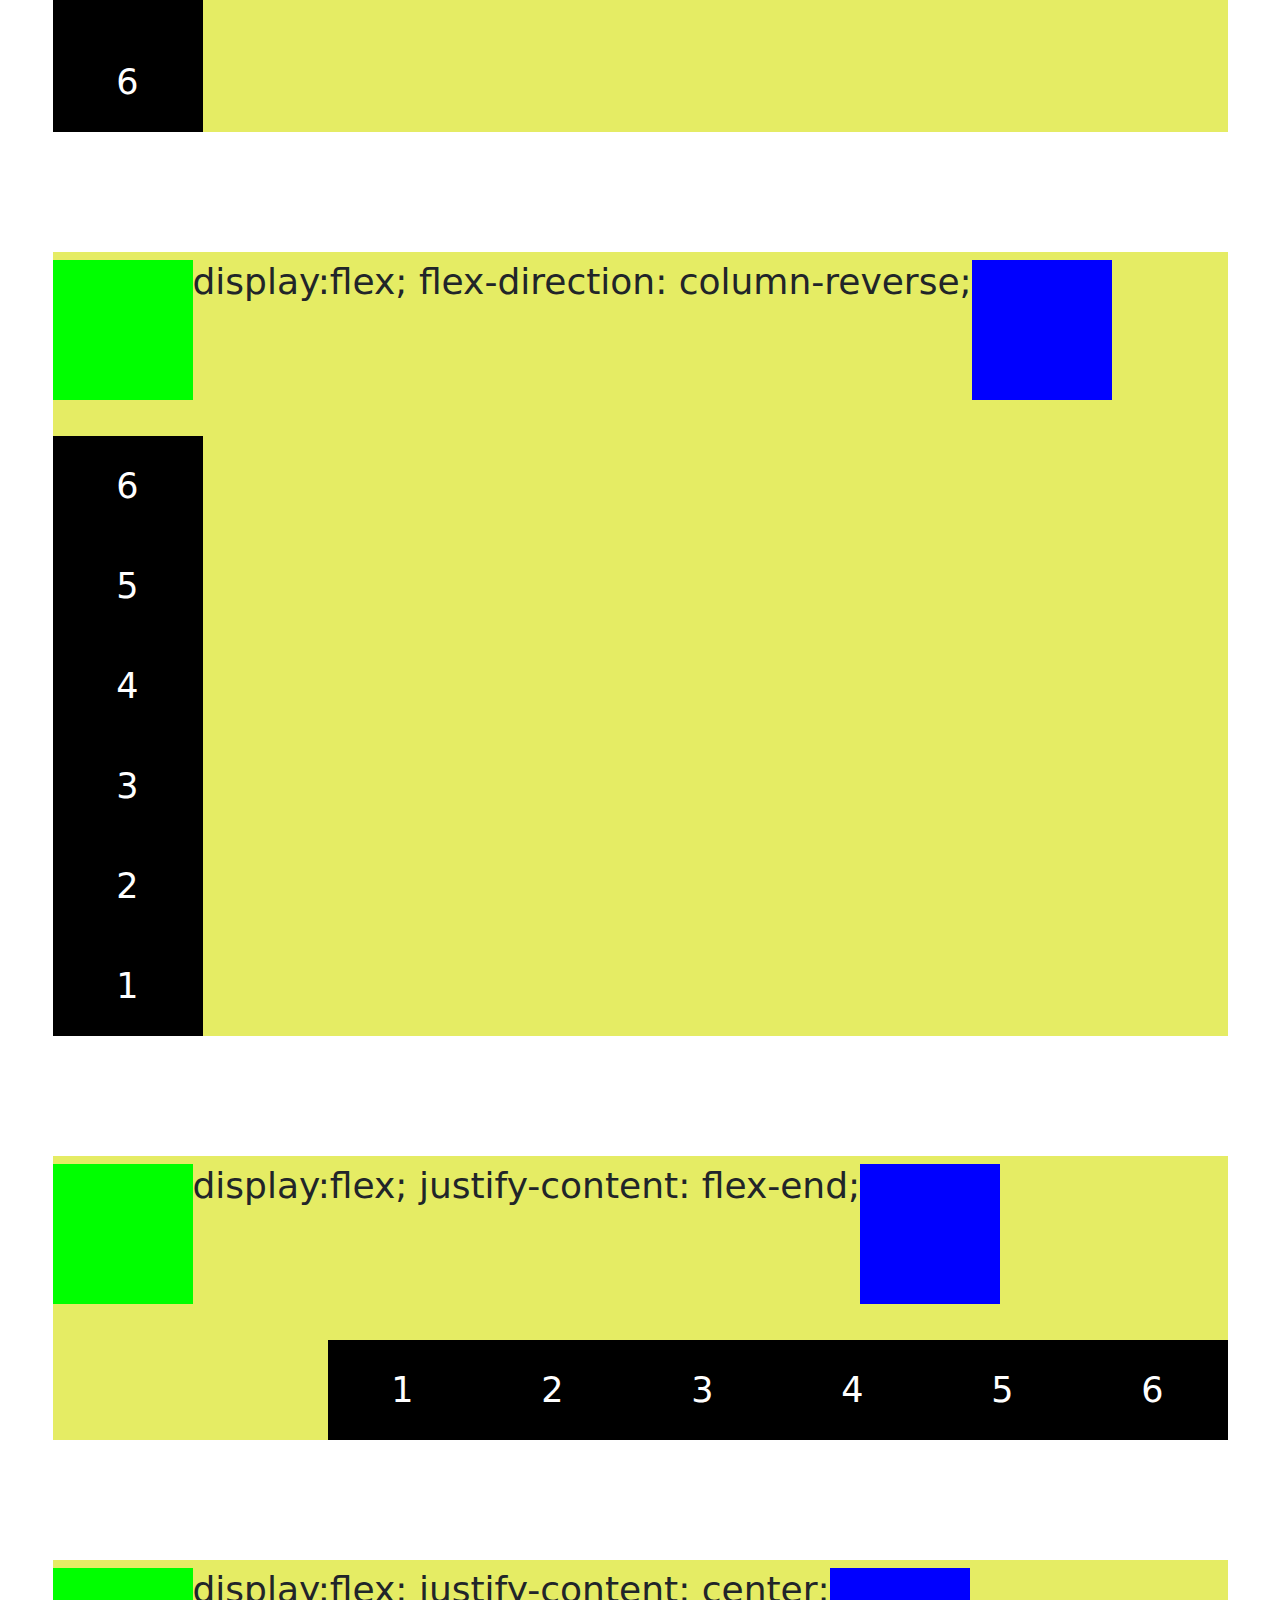
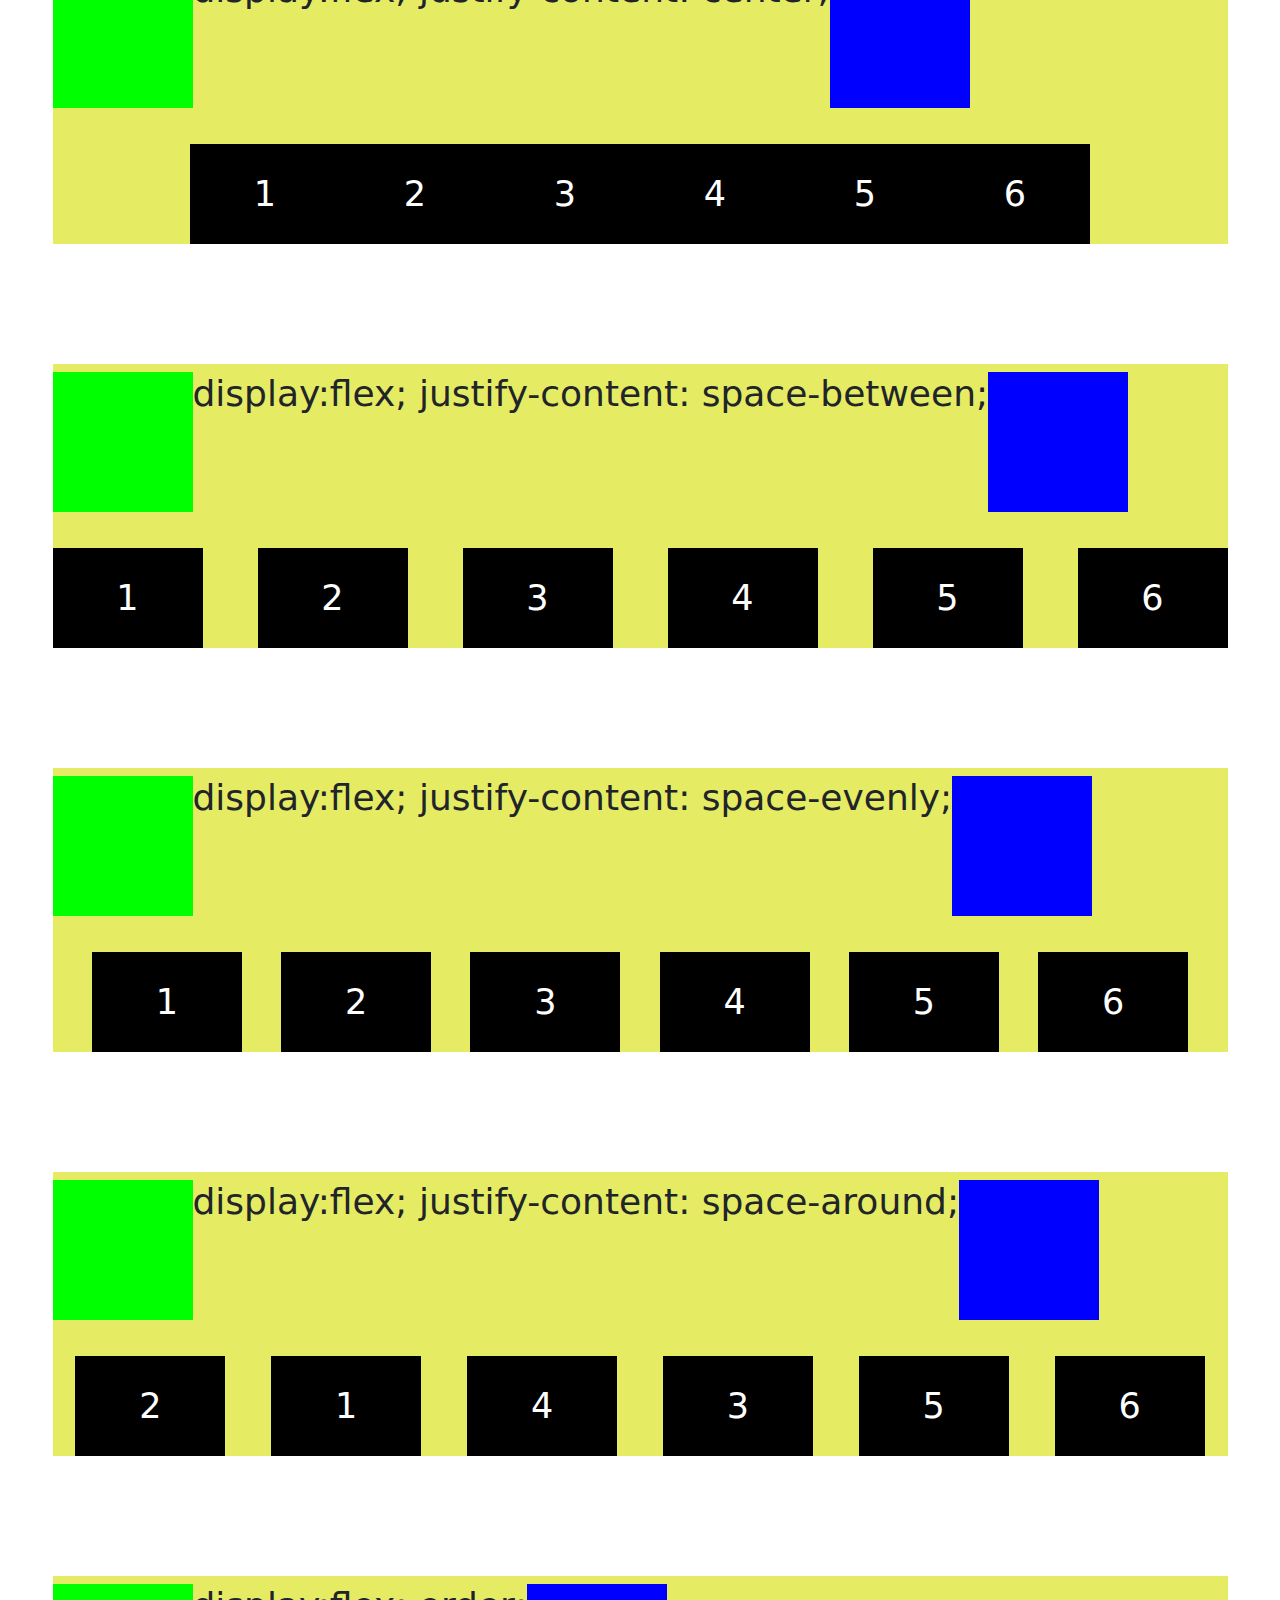
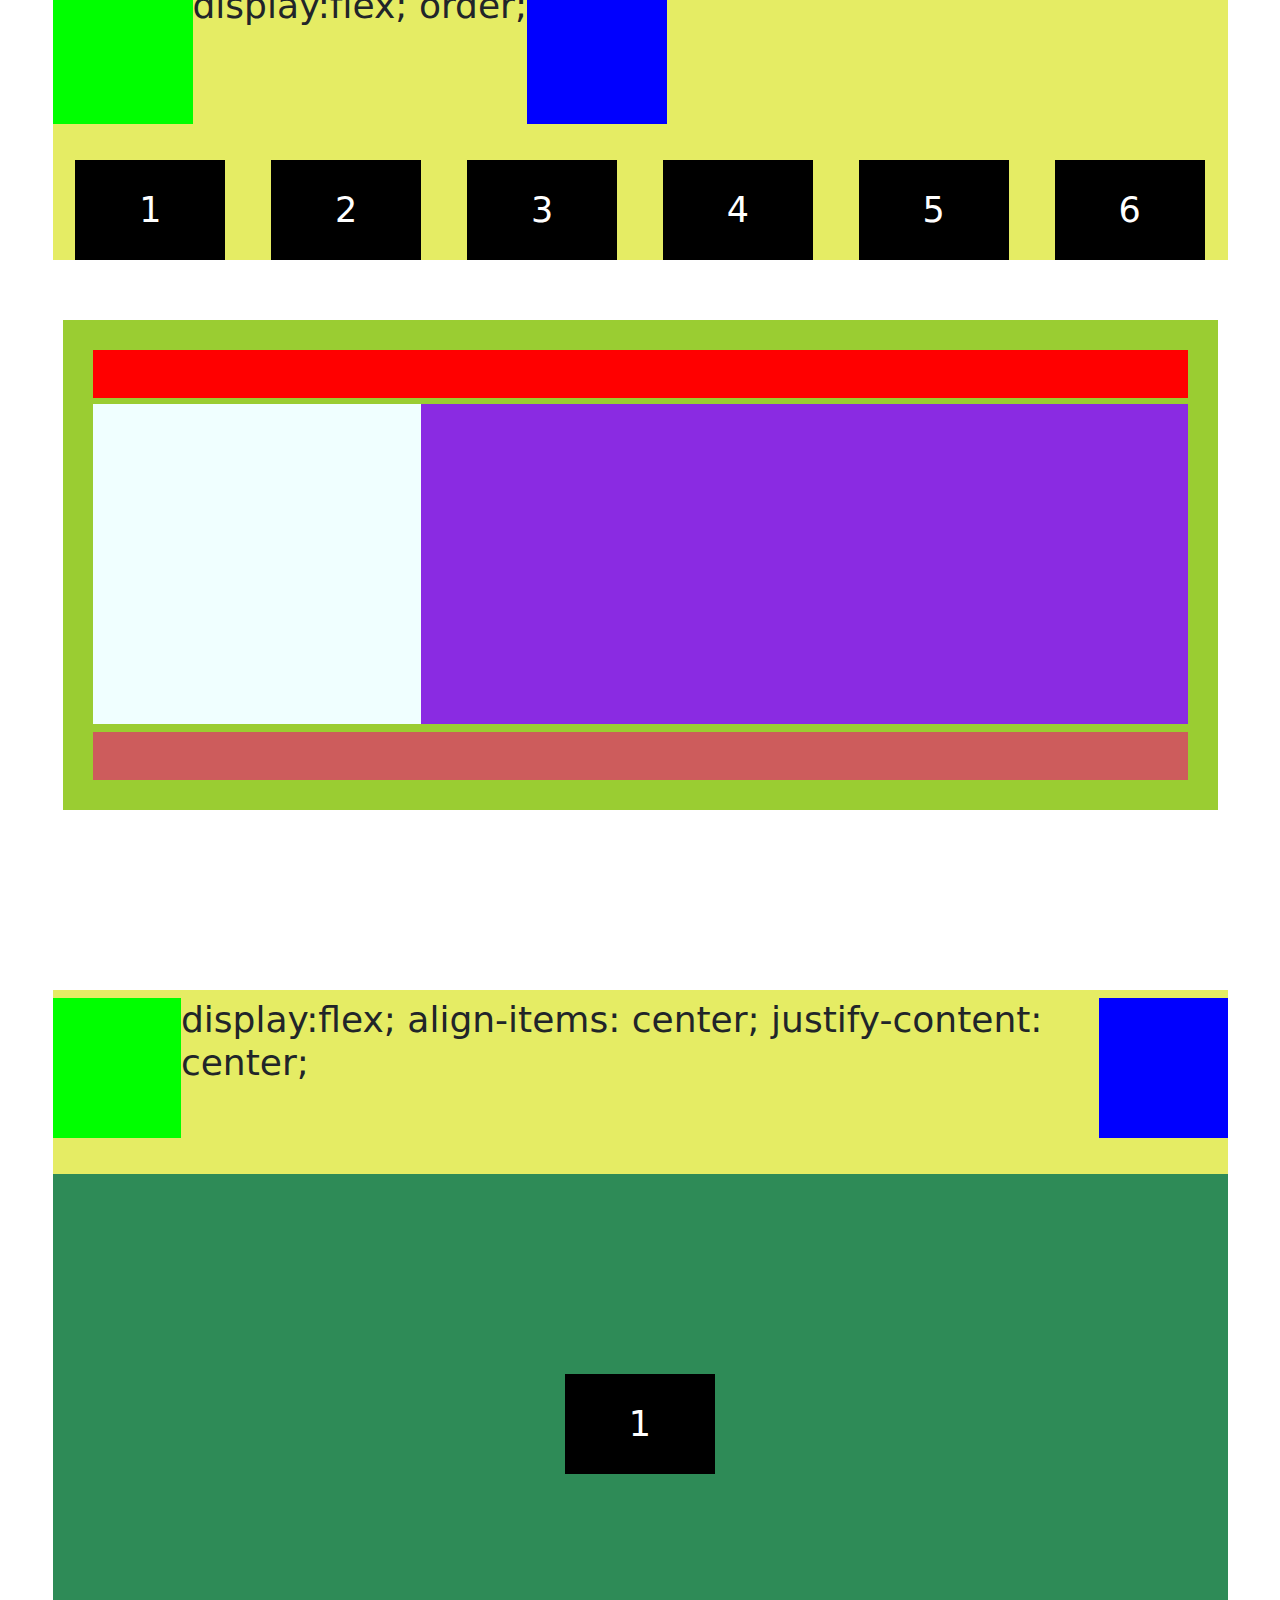
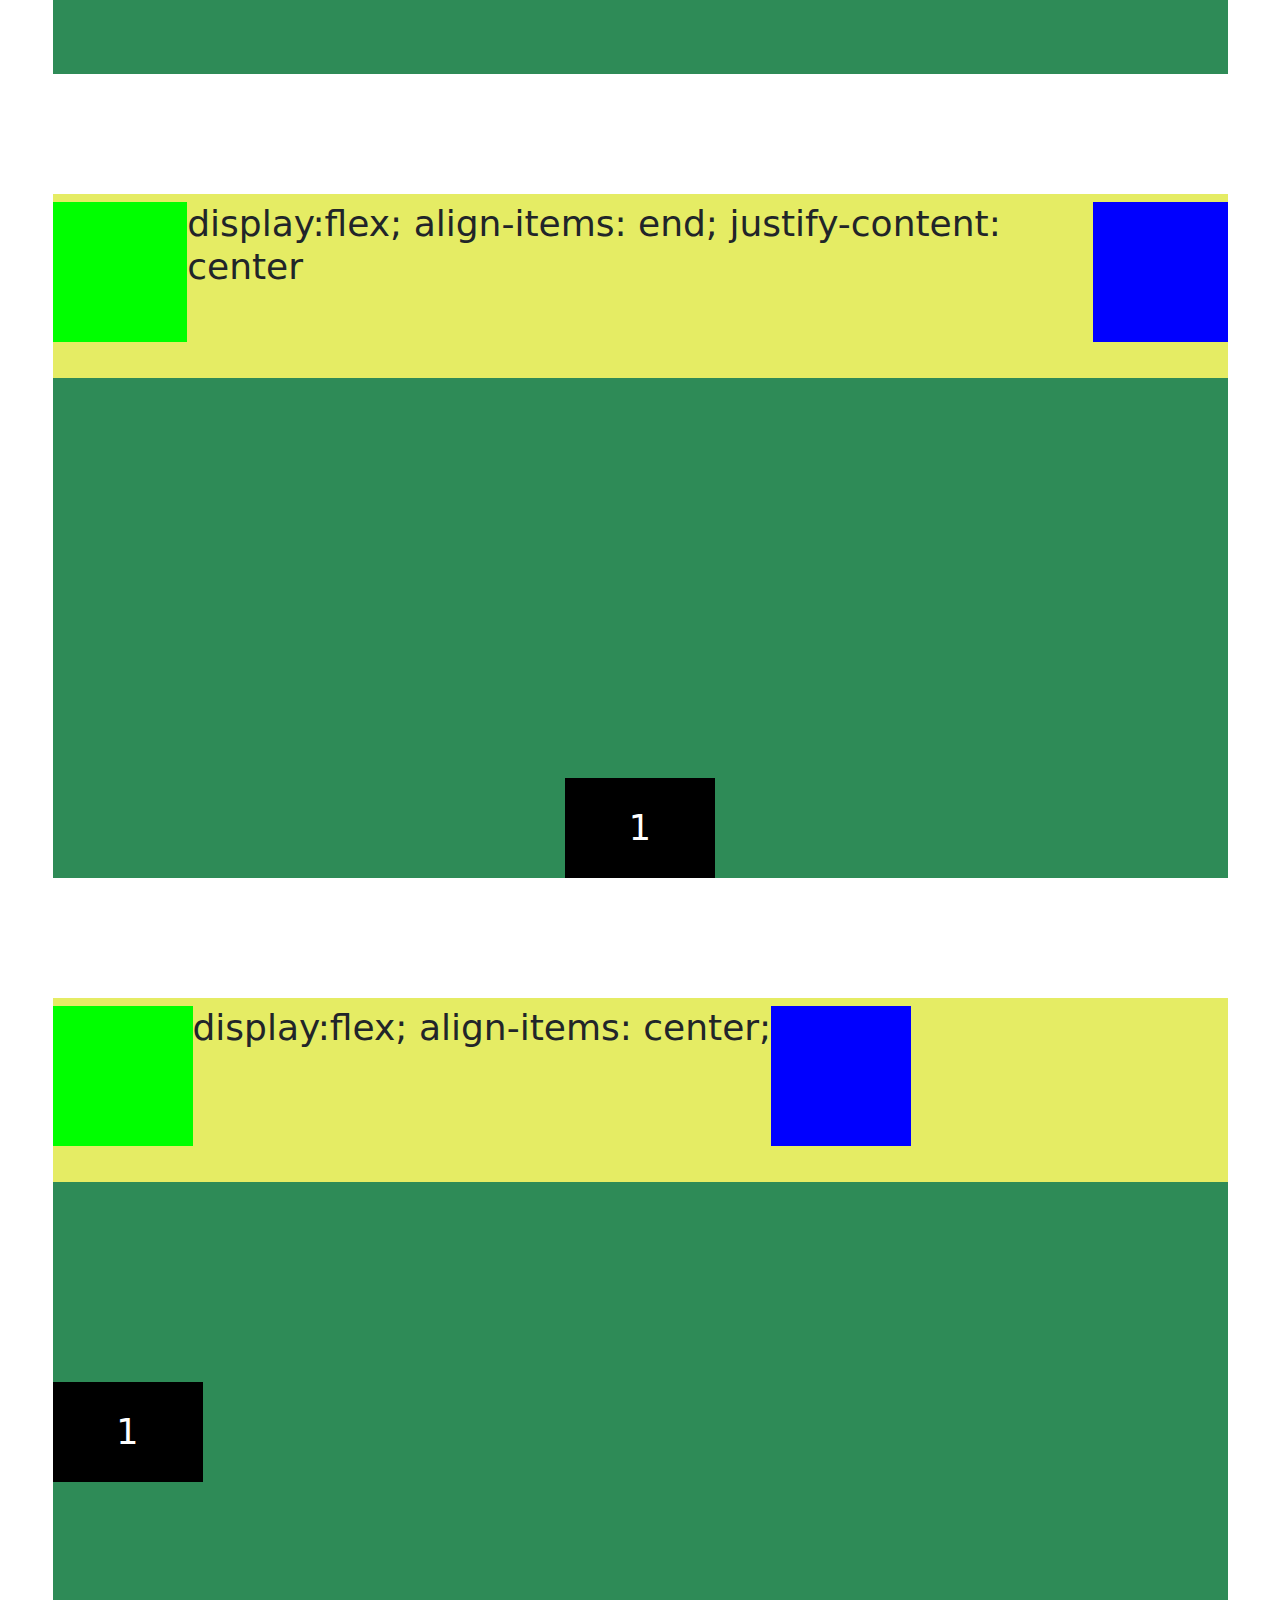
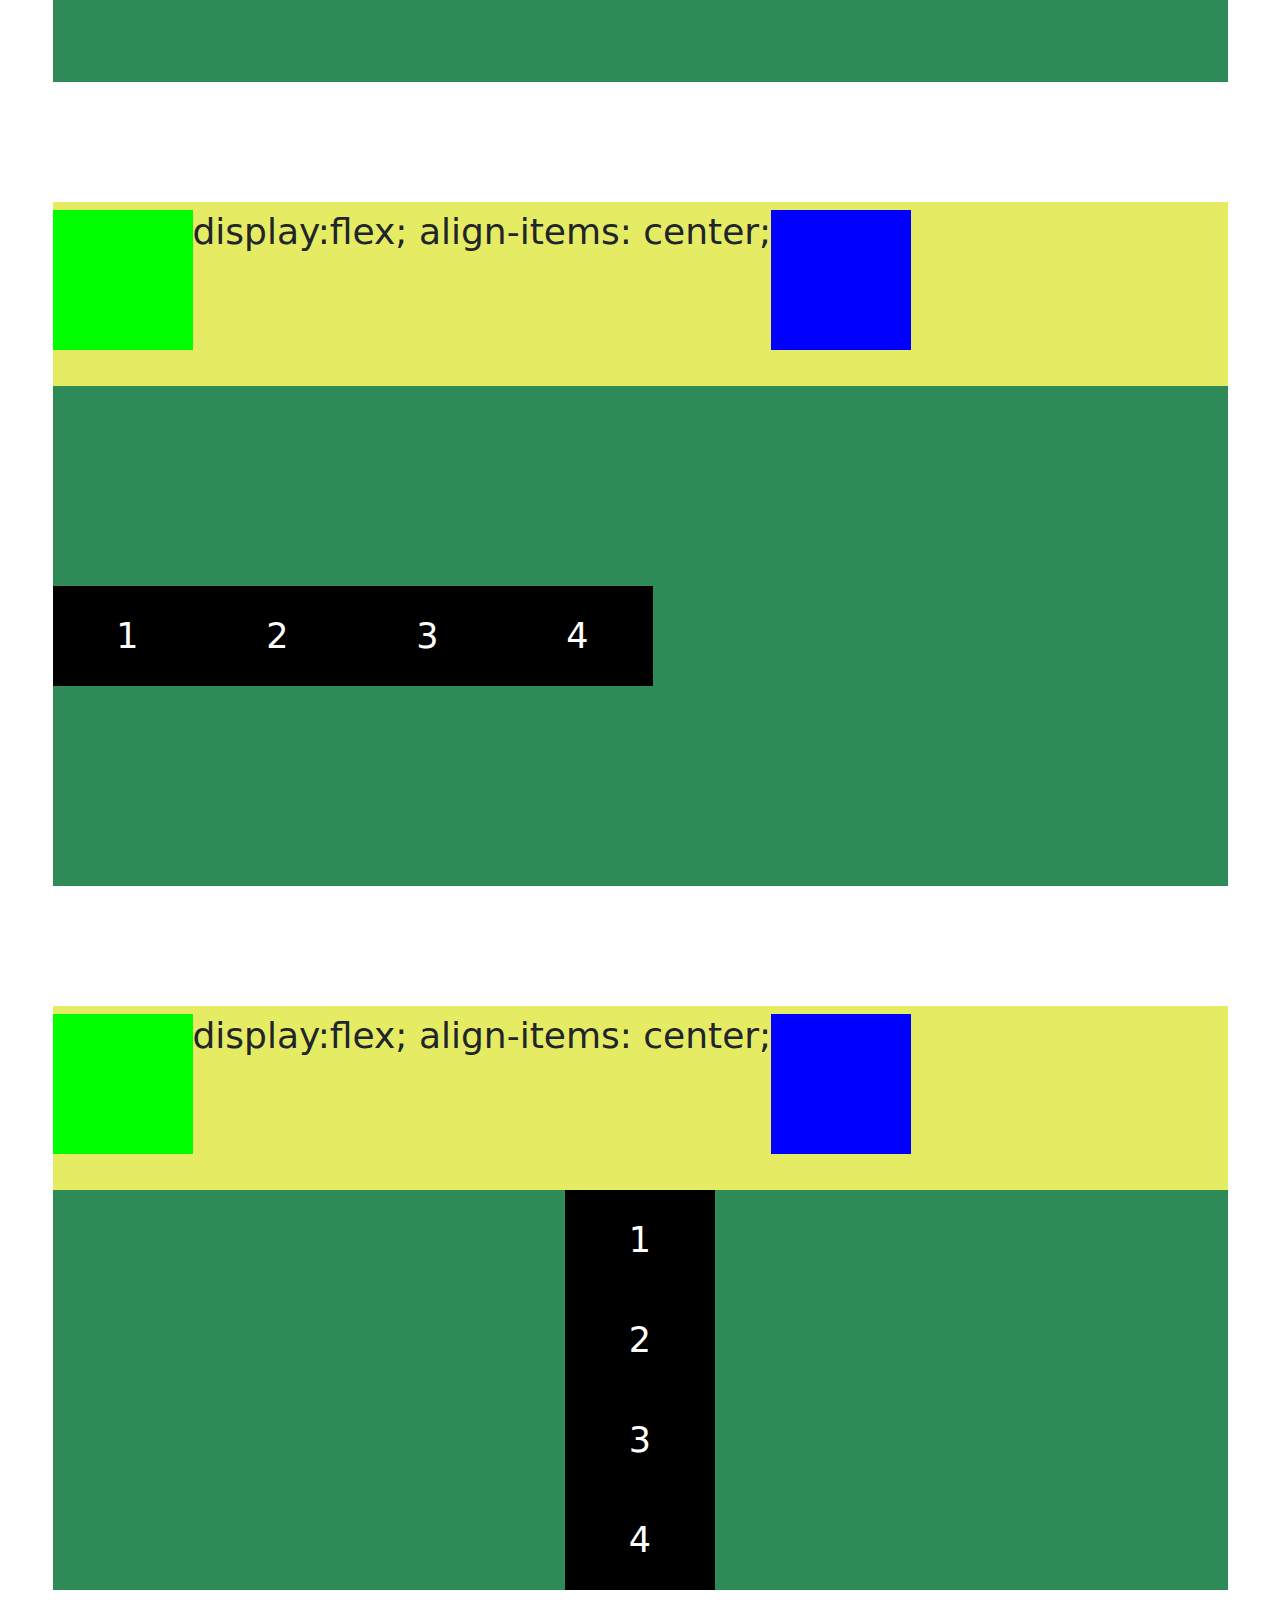
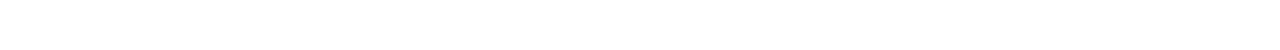
<file: flexbox.html>
<!DOCTYPE html>
<html lang="en">

<head>
    <meta charset="UTF-8">
    <meta http-equiv="X-UA-Compatible" content="IE=edge">
    <meta name="viewport" content="width=device-width, initial-scale=1.0">
    <title>Lesson-2</title>
    <link rel="stylesheet" href="css/style.css">
    <link rel="stylesheet" href="css/flexbox.css">
    <link rel="stylesheet" href="./css/bootstrap-page.css">
    <link rel="stylesheet" href="./css/bootstrap.min.css">
</head>

<body>
    <header>
        <nav class="navbar navbar-expand-md navbar-light bg-warning">
            <div class="container-fluid">
                <a class="navbar-brand" href="#">Navbar</a>
                <button class="navbar-toggler" type="button" data-bs-toggle="collapse" data-bs-target="#navbarNav"
                    aria-controls="navbarNav" aria-expanded="false" aria-label="Toggle navigation">
                    <span class="navbar-toggler-icon"></span>
                </button>
                <div class="collapse navbar-collapse" id="navbarNav">
                    <ul class="navbar-nav">
                        <li class="nav-item">
                            <a class="nav-link active" aria-current="page" href="index.html">index.html</a>
                        </li>
                        <li class="nav-item">
                            <a class="nav-link" href="flexbox.html">flexbox.html</a>
                        </li>
                        <li class="nav-item">
                            <a class="nav-link" href="table.html">table.html</a>
                        </li>
                        <li class="nav-item">
                            <a class="nav-link" href="position.html">position.html</a>
                        </li>
                        <li class="nav-item">
                            <a class="nav-link" href="main-tags.html">main-tags.html</a>
                        </li>
                        <li class="nav-item">
                            <a class="nav-link" href="dilivery.html">dilivery.html</a>
                        </li>
                        <li class="nav-item">
                            <a class="nav-link" href="page-structure.html">page-structure.html</a>
                        </li>
                        <li class="nav-item">
                            <a class="nav-link" href="nth-child.html">nth-child.html</a>
                        </li>
                        <li class="nav-item">
                            <a class="nav-link" href="jquery-page.html">jquery-page.html</a>
                        </li>
                        <li class="nav-item">
                            <a class="nav-link" href="bootstrap-page.html">bootstap-page.html</a>
                        </li>
                    </ul>
                </div>
            </div>
        </nav>
    </header>
    <main>
        <section class="flex-example">
            <div class="container">
                <h2 class="flex-example__title">display:flex; flex-direction: row;</h2>
                <div class="flex-example__list flex-direction-row">
                    <div class="flex-example__list-item">1</div>
                    <div class="flex-example__list-item">2</div>
                    <div class="flex-example__list-item">3</div>
                    <div class="flex-example__list-item">4</div>
                    <div class="flex-example__list-item">5</div>
                    <div class="flex-example__list-item">6</div>

                </div>
            </div>
        </section>
        <section class="flex-example">
            <div class="container">
                <h2 class="flex-example__title">display:flex; flex-direction: row-reverse</h2>
                <div class="flex-example__list flex-direction-row-reverse">
                    <div class="flex-example__list-item">1</div>
                    <div class="flex-example__list-item">2</div>
                    <div class="flex-example__list-item">3</div>
                    <div class="flex-example__list-item">4</div>
                    <div class="flex-example__list-item">5</div>
                    <div class="flex-example__list-item">6</div>

                </div>
            </div>
        </section>

        <section class="flex-example">
            <div class="container">
                <h2 class="flex-example__title">display:flex; flex-direction: column;</h2>
                <div class="flex-example__list flex-direction-column">
                    <div class="flex-example__list-item">1</div>
                    <div class="flex-example__list-item">2</div>
                    <div class="flex-example__list-item">3</div>
                    <div class="flex-example__list-item">4</div>
                    <div class="flex-example__list-item">5</div>
                    <div class="flex-example__list-item">6</div>
                </div>
            </div>
        </section>

        <section class="flex-example">
            <div class="container">
                <h2 class="flex-example__title">display:flex; flex-direction: column-reverse; </h2>
                <div class="flex-example__list flex-direction-column-reverse">
                    <div class="flex-example__list-item">1</div>
                    <div class="flex-example__list-item">2</div>
                    <div class="flex-example__list-item">3</div>
                    <div class="flex-example__list-item">4</div>
                    <div class="flex-example__list-item">5</div>
                    <div class="flex-example__list-item">6</div>
                </div>
            </div>
        </section>



        <section class="flex-example">
            <div class="container">
                <h2 class="flex-example__title">display:flex; justify-content: flex-end; </h2>
                <div class="flex-example__list justify-content-flex-end">
                    <div class="flex-example__list-item">1</div>
                    <div class="flex-example__list-item">2</div>
                    <div class="flex-example__list-item">3</div>
                    <div class="flex-example__list-item">4</div>
                    <div class="flex-example__list-item">5</div>
                    <div class="flex-example__list-item">6</div>
                </div>
            </div>
        </section>

        <section class="flex-example">
            <div class="container">
                <h2 class="flex-example__title">display:flex; justify-content: center; </h2>
                <div class="flex-example__list justify-content-center">
                    <div class="flex-example__list-item">1</div>
                    <div class="flex-example__list-item">2</div>
                    <div class="flex-example__list-item">3</div>
                    <div class="flex-example__list-item">4</div>
                    <div class="flex-example__list-item">5</div>
                    <div class="flex-example__list-item">6</div>
                </div>
            </div>
        </section>

        <section class="flex-example">
            <div class="container">
                <h2 class="flex-example__title">display:flex; justify-content: space-between; </h2>
                <div class="flex-example__list justify-content-space-between">
                    <div class="flex-example__list-item">1</div>
                    <div class="flex-example__list-item">2</div>
                    <div class="flex-example__list-item">3</div>
                    <div class="flex-example__list-item">4</div>
                    <div class="flex-example__list-item">5</div>
                    <div class="flex-example__list-item">6</div>
                </div>
            </div>
        </section>

        <section class="flex-example">
            <div class="container">
                <h2 class="flex-example__title">display:flex; justify-content: space-evenly;</h2>
                <div class="flex-example__list justify-content-space-evenly">
                    <div class="flex-example__list-item">1</div>
                    <div class="flex-example__list-item">2</div>
                    <div class="flex-example__list-item">3</div>
                    <div class="flex-example__list-item">4</div>
                    <div class="flex-example__list-item">5</div>
                    <div class="flex-example__list-item">6</div>
                </div>
            </div>
        </section>
        <section class="flex-example">
            <div class="container">
                <h2 class="flex-example__title">display:flex; justify-content: space-around; </h2>
                <div class="flex-example__list justify-content-space-around">
                    <div class="flex-example__list-item">2</div>
                    <div class="flex-example__list-item">1</div>
                    <div class="flex-example__list-item">4</div>
                    <div class="flex-example__list-item">3</div>
                    <div class="flex-example__list-item">5</div>
                    <div class="flex-example__list-item">6</div>
                </div>
            </div>
        </section>
        <section class="flex-example">
            <div class="container">
                <h2 class="flex-example__title">display:flex; order; </h2>
                <div class="flex-example__list justify-content-space-around">
                    <div class="flex-example__list-item order-1">1</div>
                    <div class="flex-example__list-item order-2">2</div>
                    <div class="flex-example__list-item order-3">3</div>
                    <div class="flex-example__list-item order-4">4</div>
                    <div class="flex-example__list-item order-5">5</div>
                    <div class="flex-example__list-item order-6">6</div>
                </div>
            </div>
        </section>


        <div class="test">
            <div class="test-top"></div>
            <div class="test-sidebar"></div>
            <div class="test-content"></div>
            <div class="test-footer"></div>
        </div>

        <section class="flex-example vertical">
            <div class="container">
                <h2 class="flex-example__title">display:flex; align-items: center; justify-content: center; </h2>
                <div class="flex-example__list align-items-center justify-content-center">
                    <div class="flex-example__list-item">1</div>
                    <!-- <div class="flex-example__list-item">2</div>
                    <div class="flex-example__list-item">3</div>
                    <div class="flex-example__list-item">4</div>
                    <div class="flex-example__list-item">5</div>
                    <div class="flex-example__list-item">6</div> -->
                </div>
            </div>
        </section>
        <section class="flex-example vertical">
            <div class="container">
                <h2 class="flex-example__title">display:flex; align-items: end; justify-content: center </h2>
                <div class="flex-example__list align-items-end justify-content-center">
                    <div class="flex-example__list-item">1</div>
                    <!-- <div class="flex-example__list-item">2</div>
                    <div class="flex-example__list-item">3</div>
                    <div class="flex-example__list-item">4</div>
                    <div class="flex-example__list-item">5</div>
                    <div class="flex-example__list-item">6</div> -->
                </div>
            </div>
        </section>
        <section class="flex-example vertical">
            <div class="container">
                <h2 class="flex-example__title">display:flex; align-items: center; </h2>
                <div class="flex-example__list align-items-center">
                    <div class="flex-example__list-item">1</div>
                    <!-- <div class="flex-example__list-item">2</div>
                    <div class="flex-example__list-item">3</div>
                    <div class="flex-example__list-item">4</div>
                    <div class="flex-example__list-item">5</div>
                    <div class="flex-example__list-item">6</div> -->
                </div>
            </div>
        </section>

        <section class="flex-example vertical">
            <div class="container">
                <h2 class="flex-example__title">display:flex; align-items: center;</h2>
                <div class="flex-example__list align-items-center">
                    <div class="flex-example__list-item">1</div>
                    <div class="flex-example__list-item">2</div>
                    <div class="flex-example__list-item">3</div>
                    <div class="flex-example__list-item">4</div>
                </div>
            </div>
        </section>


        <section class="flex-example vertical">
            <div class="container">
                <h2 class="flex-example__title">display:flex; align-items: center; </h2>
                <div class="flex-example__list align-items-center justify-content-space-between col">
                    <div class="flex-example__list-item">1</div>
                    <div class="flex-example__list-item">2</div>
                    <div class="flex-example__list-item">3</div>
                    <div class="flex-example__list-item">4</div>
                </div>
            </div>
        </section>
    </main>
</body>

</html>
</file>
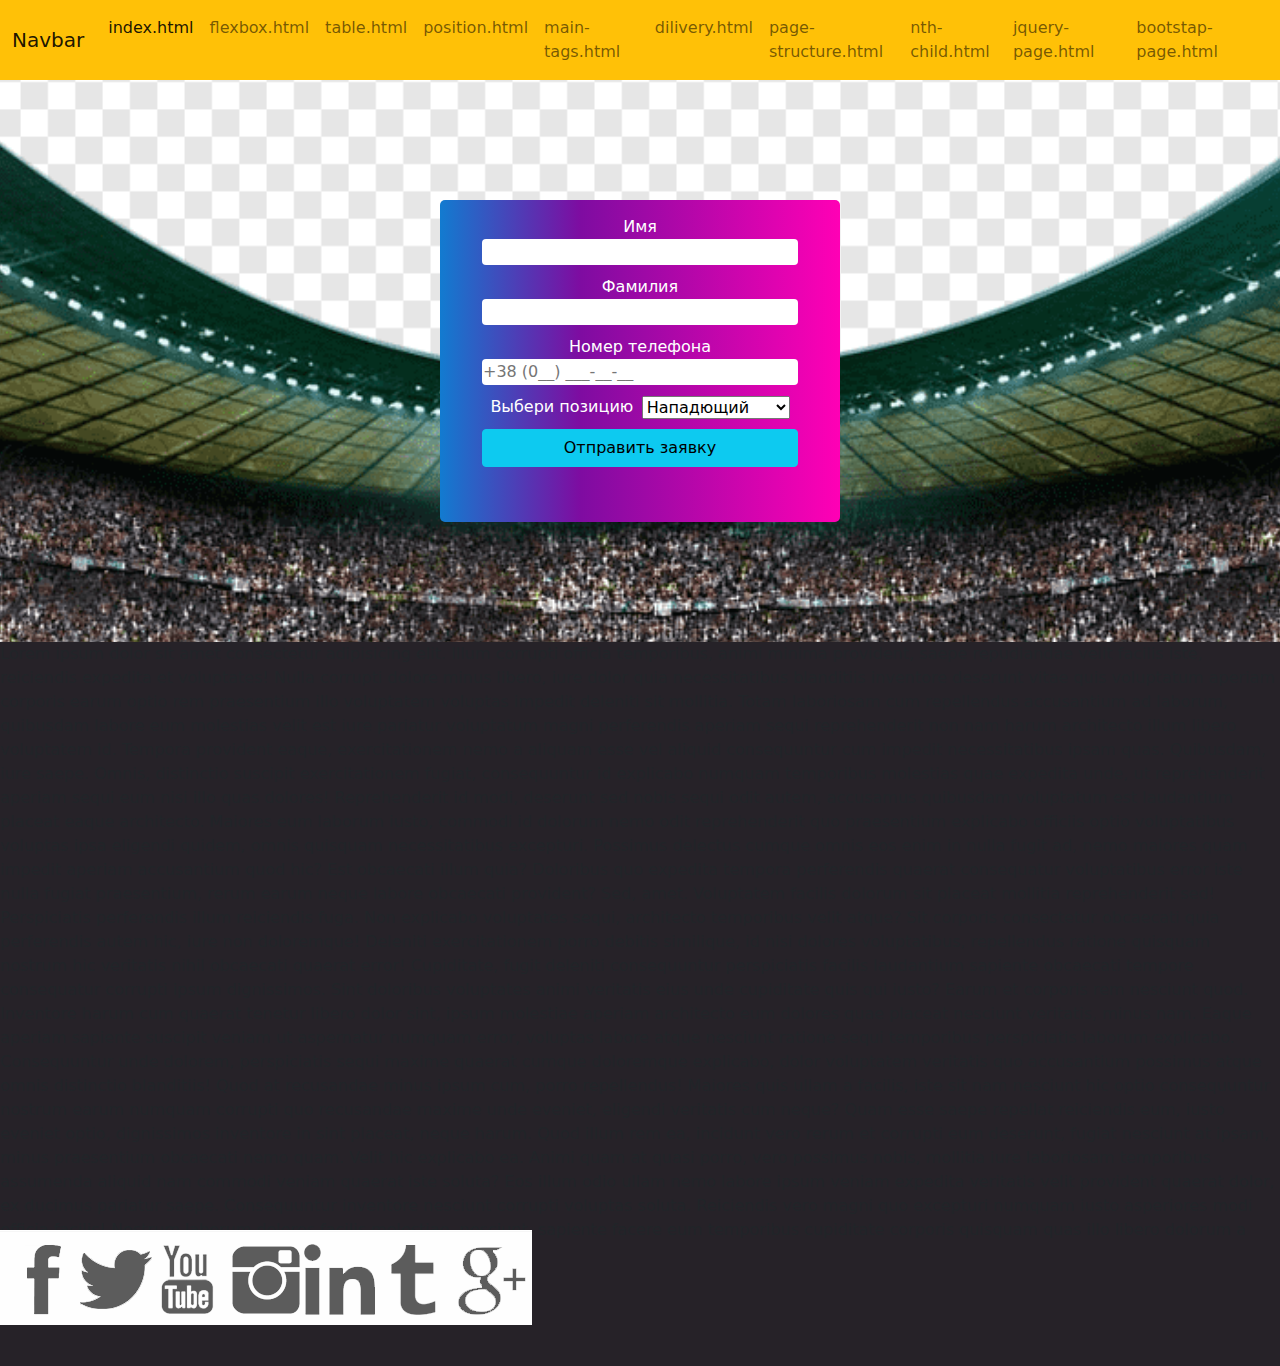
<file: jquery-page.html>
<!DOCTYPE html>
<html lang="en">

<head>
  <meta charset="UTF-8">
  <meta http-equiv="X-UA-Compatible" content="IE=edge">
  <meta name="viewport" content="width=device-width, initial-scale=1.0">
  <title>Lesson</title>
  <link rel="stylesheet" href="css/reset.css">
  <link rel="stylesheet" href="css/style.css">
  <link rel="stylesheet" href="./css/bootstrap.min.css">
  <link rel="stylesheet" href="./css/jquery-page.css">
</head>

<body>
  <header>
    <nav class="navbar navbar-expand-md navbar-light bg-warning">
      <div class="container-fluid">
        <a class="navbar-brand" href="#">Navbar</a>
        <button class="navbar-toggler" type="button" data-bs-toggle="collapse" data-bs-target="#navbarNav"
          aria-controls="navbarNav" aria-expanded="false" aria-label="Toggle navigation">
          <span class="navbar-toggler-icon"></span>
        </button>
        <div class="collapse navbar-collapse" id="navbarNav">
          <ul class="navbar-nav">
            <li class="nav-item">
              <a class="nav-link active" aria-current="page" href="index.html">index.html</a>
            </li>
            <li class="nav-item">
              <a class="nav-link" href="flexbox.html">flexbox.html</a>
            </li>
            <li class="nav-item">
              <a class="nav-link" href="table.html">table.html</a>
            </li>
            <li class="nav-item">
              <a class="nav-link" href="position.html">position.html</a>
            </li>
            <li class="nav-item">
              <a class="nav-link" href="main-tags.html">main-tags.html</a>
            </li>
            <li class="nav-item">
              <a class="nav-link" href="dilivery.html">dilivery.html</a>
            </li>
            <li class="nav-item">
              <a class="nav-link" href="page-structure.html">page-structure.html</a>
            </li>
            <li class="nav-item">
              <a class="nav-link" href="nth-child.html">nth-child.html</a>
            </li>
            <li class="nav-item">
              <a class="nav-link" href="jquery-page.html">jquery-page.html</a>
            </li>
            <li class="nav-item">
              <a class="nav-link" href="bootstrap-page.html">bootstap-page.html</a>
            </li>
          </ul>
        </div>
      </div>
    </nav>
  </header>
  <main>
    <!--
        <div class="check-container">
            <form>
                <label for="fname" class="label-checkbox"></label>
                <input type="checkbox" class="checkbox" id="fname" name="fname">
            </form>
        </div>
    -->
    <div class="football-contianer">
      <div class="container-fluid form-container">
        <form class="row form">
          <div class="form-input">
            <label for="name">Имя</label><br>
            <input type="text" id="name" name="name" required><br>
          </div>
          <div class="form-input">
            <label for="surname">Фамилия</label><br>
            <input type="text" id="surname" name="surname" required><br>
          </div>
          <div class="form-input">
            <label for="phoneNumber">Номер телефона</label><br>
            <input type="tel" id="phoneNumber" name="phoneNumber" placeholder="+38 (0__) ___-__-__" required><br>
          </div>
          <div class="form-input">
            <label for="position">Выбери позицию</label>
            <select name="position" id="position" form="from">
              <option value="">Нападющий</option>
              <option value="">Полузащитник</option>
              <option value="">Защитник</option>
              <option value="">Вратарь</option>
            </select>
          </div>
          <button class="btn btn-info btn-input">Отправить заявку</button>
        </form>
      </div>
    </div>
    <div class="test">
      Lorem ipsum dolor sit amet consectetur adipisicing elit. Illum corrupti officia temporibus, animi minima
      provident, saepe repudiandae velit facilis iste, reiciendis expedita et voluptates! Nulla corrupti dolore minus
      libero, iure dolor quia necessitatibus blanditiis inventore deserunt vitae quis voluptatum aperiam corporis earum
      optio rem praesentium illo voluptatem voluptas impedit deleniti sit mollitia. Totam laboriosam cum repellendus
      accusantium ad laborum, quibusdam labore eum molestias velit est iure pariatur voluptatum magni perferendis
      aperiam sequi reprehenderit non nam harum architecto illum libero voluptatem id. Tempora provident eaque,
      exercitationem nemo a aliquam esse vel aliquid consequuntur cum impedit necessitatibus ipsam quas. Quibusdam, iure
      saepe. Omnis, distinctio suscipit exercitationem fugiat, consequuntur id explicabo numquam temporibus molestias
      quae expedita unde, ut reprehenderit aperiam sequi eum nisi illo quas dolores! Reprehenderit id modi, deserunt sed
      nobis sequi odit autem, accusamus quibusdam voluptatum est laudantium placeat eaque architecto. Maiores eum
      laborum iusto, commodi id dolorum nemo odit reprehenderit quo praesentium explicabo officiis optio voluptatibus
      voluptas ipsa eligendi quidem, omnis quisquam necessitatibus excepturi. Possimus delectus cumque omnis eos enim in
      nulla fugit ad, nemo maiores quam impedit aperiam accusantium quod hic? Est obcaecati illum quia? Doloribus quo
      expedita tempora perferendis quaerat consequatur voluptatibus error iste nulla fugiat praesentium, rerum earum
      neque labore obcaecati provident? Sed, amet. Voluptatem facilis dolorum sit placeat mollitia reprehenderit sed!
      Perspiciatis perferendis illum reiciendis fuga. Non explicabo voluptates sequi, architecto temporibus velit atque?
      Sit corporis consectetur obcaecati quia perferendis autem hic, iure non doloremque! Deleniti exercitationem porro
      debitis similique, id nisi dolores voluptatibus, repellendus ratione quisquam nostrum hic veritatis nihil
      obcaecati quaerat error! Cupiditate, fugit deleniti consequuntur perspiciatis facilis laudantium sapiente
      obcaecati tempore consequatur corrupti ipsum dignissimos. Sint doloribus voluptates animi veritatis eius unde
      cupiditate quis qui iusto? Earum et corporis rem nesciunt quod. Inventore harum cum quaerat tenetur libero dolor
      sint, ipsum molestiae aperiam architecto eum dolores quae placeat nesciunt veritatis, minus nam. Eaque aperiam
      sapiente suscipit veniam ut aspernatur numquam error, voluptas labore atque nesciunt ratione sequi temporibus
      perspiciatis laborum explicabo. Consequuntur unde dolorem, perspiciatis sequi maxime quaerat cumque doloremque
      explicabo, dolor voluptatem veritatis quo accusantium possimus atque omnis distinctio blanditiis! Quod at
      recusandae minus ipsum cum, porro repellendus! Maiores quis ullam a facilis, iste sit nam nesciunt hic optio
      consequuntur nostrum earum numquam corrupti quo recusandae maxime unde eveniet, eligendi veritatis cum neque? Quam
      esse saepe repellat reiciendis eum, iusto eveniet optio, dignissimos inventore in sint placeat, neque harum. Quod
      illum rem ea, incidunt vero rerum et corrupti eum deserunt, fugiat nesciunt at ipsam, minus praesentium obcaecati
      nemo quam. Velit hic explicabo ea. Animi quam at quasi porro, vero possimus nobis, mollitia iure laboriosam
      temporibus assumenda aliquid nam commodi veniam quaerat iste soluta? Eos illum odio ullam nemo labore ipsum veniam
      expedita veritatis velit provident quaerat dolor, ex ducimus pariatur saepe. Consequuntur inventore nesciunt
      corrupti voluptas soluta. Reiciendis vero magni quo excepturi numquam iusto asperiores modi officia facilis!
      Nostrum laborum dolores facilis molestiae, nesciunt, sapiente facere eum temporibus cupiditate corporis quisquam
      quas illo libero dolorum a aliquid voluptatibus? Minus explicabo alias labore?
      <div class="social">
        <a href="#"></a>
        <a href="#"></a>
        <a href="#"></a>
        <a href="#"></a>
        <a href="#"></a>
        <a href="#"></a>
        <a href="#"></a>
      </div>
    </div>
  </main>
  <script src="./js/jquery-3.6.0.js"></script>
  <script src="./js/jquery.mask.js"></script>
  <script src="./js/script.js"></script>
  <script src="https://cdn.jsdelivr.net/npm/bootstrap@5.0.2/dist/js/bootstrap.bundle.min.js"
    integrity="sha384-MrcW6ZMFYlzcLA8Nl+NtUVF0sA7MsXsP1UyJoMp4YLEuNSfAP+JcXn/tWtIaxVXM" crossorigin="anonymous">
  </script>
</body>

</html>
</file>
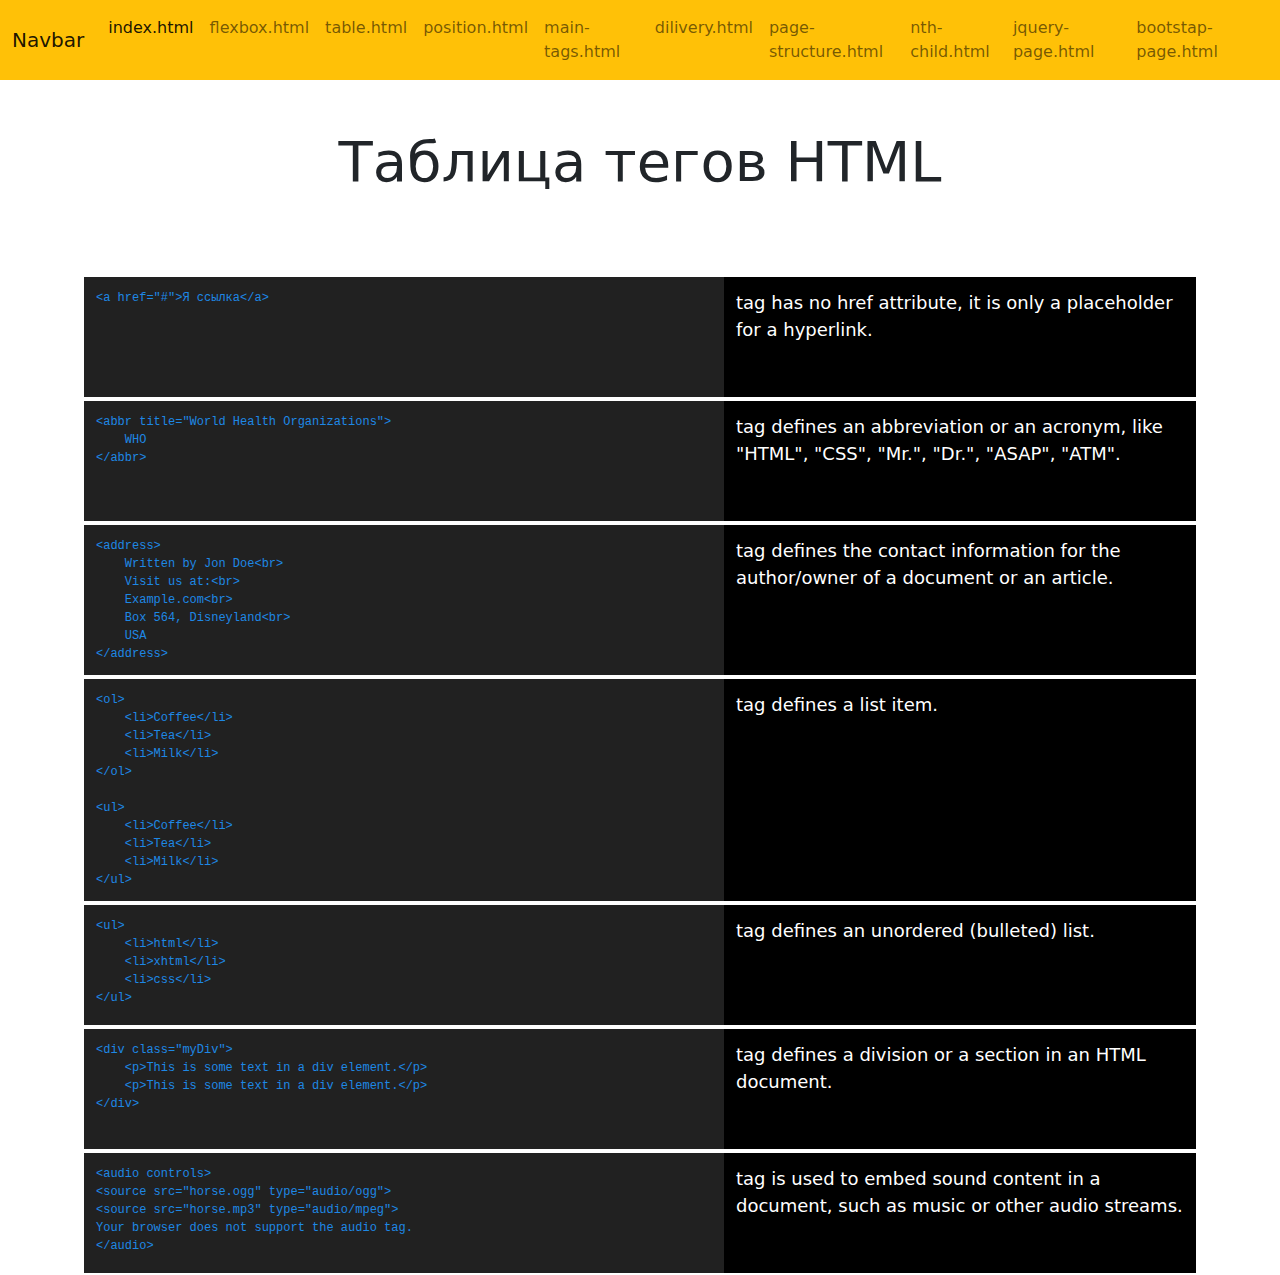
<file: main-tags.html>
<!DOCTYPE html>
<html lang="en">
<head>
    <meta charset="UTF-8">
    <meta http-equiv="X-UA-Compatible" content="IE=edge">
    <meta name="viewport" content="width=device-width, initial-scale=1.0">
    <title>Lesson 8</title>
    <link rel="stylesheet" href="css/reset.css">
    <link rel="stylesheet" href="css/style.css">
    <link rel="stylesheet" href="css/main-tags.css">
    <link rel="stylesheet" href="css/media.css">
    <link rel="stylesheet" href="./css/bootstrap-page.css">
    <link rel="stylesheet" href="./css/bootstrap.min.css">
</head>
<body>
  <header>
    <nav class="navbar navbar-expand-md navbar-light bg-warning">
        <div class="container-fluid">
          <a class="navbar-brand" href="#">Navbar</a>
          <button class="navbar-toggler" type="button" data-bs-toggle="collapse" data-bs-target="#navbarNav" aria-controls="navbarNav" aria-expanded="false" aria-label="Toggle navigation">
            <span class="navbar-toggler-icon"></span>
          </button>
          <div class="collapse navbar-collapse" id="navbarNav">
            <ul class="navbar-nav">
              <li class="nav-item">
                <a class="nav-link active" aria-current="page" href="index.html">index.html</a>
              </li>
              <li class="nav-item">
                <a class="nav-link" href="flexbox.html">flexbox.html</a>
              </li>
              <li class="nav-item">
                <a class="nav-link" href="table.html">table.html</a>
              </li>
              <li class="nav-item">
                <a class="nav-link" href="position.html">position.html</a>
              </li>
              <li class="nav-item">
                <a class="nav-link" href="main-tags.html">main-tags.html</a>
              </li>
              <li class="nav-item">
                <a class="nav-link" href="dilivery.html">dilivery.html</a>
              </li>
              <li class="nav-item">
                <a class="nav-link" href="page-structure.html">page-structure.html</a>
              </li>
              <li class="nav-item">
                <a class="nav-link" href="nth-child.html">nth-child.html</a>
              </li>
              <li class="nav-item">
                <a class="nav-link" href="jquery-page.html">jquery-page.html</a>
              </li>
              <li class="nav-item">
                <a class="nav-link" href="bootstrap-page.html">bootstap-page.html</a>
              </li>
            </ul>
          </div>
        </div>
    </nav>
  </header>
  <main class="main-tags">
      <h1>Таблица тегов HTML</h1>
        <div class="tag-list">
            <div class="container">
                <div class="tag-item">
                    <div class="tag-item__name">
                        <xmp><a href="#">Я ссылка</a></xmp>
                    </div>
                    <div class="tag-item__description">tag has no href attribute, it is only a placeholder for a hyperlink.</div>
                </div>
                <div class="tag-item">
                    <div class="tag-item__name">
                        <xmp><abbr title="World Health Organizations">
    WHO
</abbr></xmp>
                    </div>
                    <div class="tag-item__description">tag defines an abbreviation or an acronym, like "HTML", "CSS", "Mr.", "Dr.", "ASAP", "ATM".</div>
                </div>
                <div class="tag-item">
                    <div class="tag-item__name">
                        <xmp><address>
    Written by Jon Doe<br>
    Visit us at:<br>
    Example.com<br>
    Box 564, Disneyland<br>
    USA
</address></xmp>
                    </div>
                    <div class="tag-item__description">tag defines the contact information for the author/owner of a document or an article.</div>
                </div>
                <div class="tag-item">
                    <div class="tag-item__name">
                        <xmp><ol>
    <li>Coffee</li>
    <li>Tea</li>
    <li>Milk</li>
</ol>
                          
<ul>
    <li>Coffee</li>
    <li>Tea</li>
    <li>Milk</li>
</ul></xmp>
                    </div>
                    <div class="tag-item__description">tag defines a list item.</div>
                </div>
                <div class="tag-item">
                    <div class="tag-item__name">
                        <xmp><ul>
    <li>html</li>
    <li>xhtml</li>
    <li>css</li>
</ul></xmp>
                    </div>
                    <div class="tag-item__description">tag defines an unordered (bulleted) list.</div>
                </div>
                <div class="tag-item">
                    <div class="tag-item__name">
                        <xmp><div class="myDiv">
    <p>This is some text in a div element.</p>
    <p>This is some text in a div element.</p>
</div></xmp>
                    </div>
                    <div class="tag-item__description">tag defines a division or a section in an HTML document.</div>
                </div>
                <div class="tag-item">
                    <div class="tag-item__name">
                        <xmp><audio controls>
<source src="horse.ogg" type="audio/ogg">
<source src="horse.mp3" type="audio/mpeg">
Your browser does not support the audio tag.
</audio></xmp>
                    </div>
                    <div class="tag-item__description">tag is used to embed sound content in a document, such as music or other audio streams.</div>
                </div>
            </div>
        </div>
    </main>
</body>
</html>
</file>
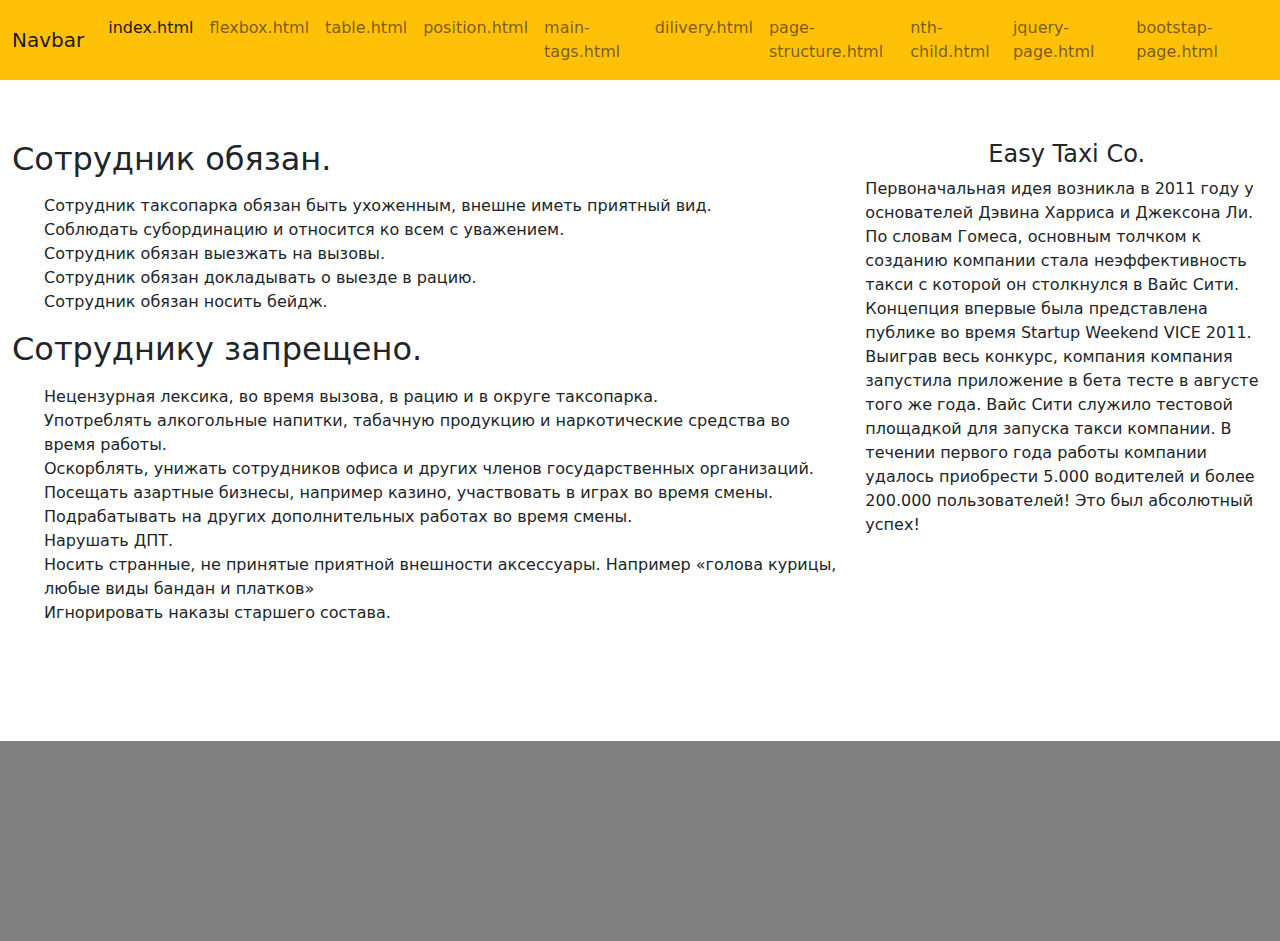
<file: page-structure.html>
<!DOCTYPE html>
<html lang="en">

<head>
  <meta charset="UTF-8">
  <meta http-equiv="X-UA-Compatible" content="IE=edge">
  <meta name="viewport" content="width=device-width, initial-scale=1.0">
  <title>Lesson</title>
  <link rel="stylesheet" href="css/reset.css">
  <link rel="stylesheet" href="css/style.css">
  <link rel="stylesheet" href="css/page-structure.css">
  <link rel="stylesheet" href="css/bootstrap.min.css">
</head>

<body>
  <header>
    <nav class="navbar navbar-expand-md navbar-light bg-warning">
      <div class="container-fluid">
        <a class="navbar-brand" href="#">Navbar</a>
        <button class="navbar-toggler" type="button" data-bs-toggle="collapse" data-bs-target="#navbarNav"
          aria-controls="navbarNav" aria-expanded="false" aria-label="Toggle navigation">
          <span class="navbar-toggler-icon"></span>
        </button>
        <div class="collapse navbar-collapse" id="navbarNav">
          <ul class="navbar-nav">
            <li class="nav-item">
              <a class="nav-link active" aria-current="page" href="index.html">index.html</a>
            </li>
            <li class="nav-item">
              <a class="nav-link" href="flexbox.html">flexbox.html</a>
            </li>
            <li class="nav-item">
              <a class="nav-link" href="table.html">table.html</a>
            </li>
            <li class="nav-item">
              <a class="nav-link" href="position.html">position.html</a>
            </li>
            <li class="nav-item">
              <a class="nav-link" href="main-tags.html">main-tags.html</a>
            </li>
            <li class="nav-item">
              <a class="nav-link" href="dilivery.html">dilivery.html</a>
            </li>
            <li class="nav-item">
              <a class="nav-link" href="page-structure.html">page-structure.html</a>
            </li>
            <li class="nav-item">
              <a class="nav-link" href="nth-child.html">nth-child.html</a>
            </li>
            <li class="nav-item">
              <a class="nav-link" href="jquery-page.html">jquery-page.html</a>
            </li>
            <li class="nav-item">
              <a class="nav-link" href="bootstrap-page.html">bootstap-page.html</a>
            </li>
          </ul>
        </div>
      </div>
    </nav>
  </header>
  <main>
    <div class="taxi container-fluid">
      <div class="row">
        <aside class="col-12 col-md-4">
          <h4 class="text-center">Easy Taxi Co.</h4>
          <p>Первоначальная идея возникла в 2011 году у основателей Дэвина Харриса и Джексона Ли. По словам Гомеса,
            основным толчком к созданию компании стала неэффективность такси с которой он столкнулся в Вайс Сити.
            Концепция впервые была представлена публике во время Startup Weekend VICE 2011. Выиграв весь конкурс,
            компания компания запустила приложение в бета тесте в августе того же года. Вайс Сити служило тестовой
            площадкой для запуска такси компании. В течении первого года работы компании удалось приобрести 5.000
            водителей и более 200.000 пользователей! Это был абсолютный успех!</p>
        </aside>
        <article class="col-12 col-md-8">
          <section>
            <h2>Сотрудник обязан.</h2>
            <p>
              <ol>
                <li>Сотрудник таксопарка обязан быть ухоженным, внешне иметь приятный вид.</li>
                <li>Соблюдать субординацию и относится ко всем с уважением.</li>
                <li>Сотрудник обязан выезжать на вызовы.</li>
                <li>Сотрудник обязан докладывать о выезде в рацию.</li>
                <li>Сотрудник обязан носить бейдж.</li>
              </ol>
            </p>
            <h2>Сотруднику запрещено.</h2>
            <p>
              <ol>
                <li>Нецензурная лексика, во время вызова, в рацию и в округе таксопарка.</li>
                <li>Употреблять алкогольные напитки, табачную продукцию и наркотические средства во время работы.</li>
                <li>Оскорблять, унижать сотрудников офиса и других членов государственных организаций.</li>
                <li>Посещать азартные бизнесы, например казино, участвовать в играх во время смены.</li>
                <li>Подрабатывать на других дополнительных работах во время смены.</li>
                <li>Нарушать ДПТ.</li>
                <li>Носить странные, не принятые приятной внешности аксессуары. Например «голова курицы, любые виды
                  бандан и платков»</li>
                <li>Игнорировать наказы старшего состава.</li>
              </ol>
            </p>
          </section>
        </article>
      </div>
    </div>
    <footer></footer>
  </main>
</body>

</html>
</file>
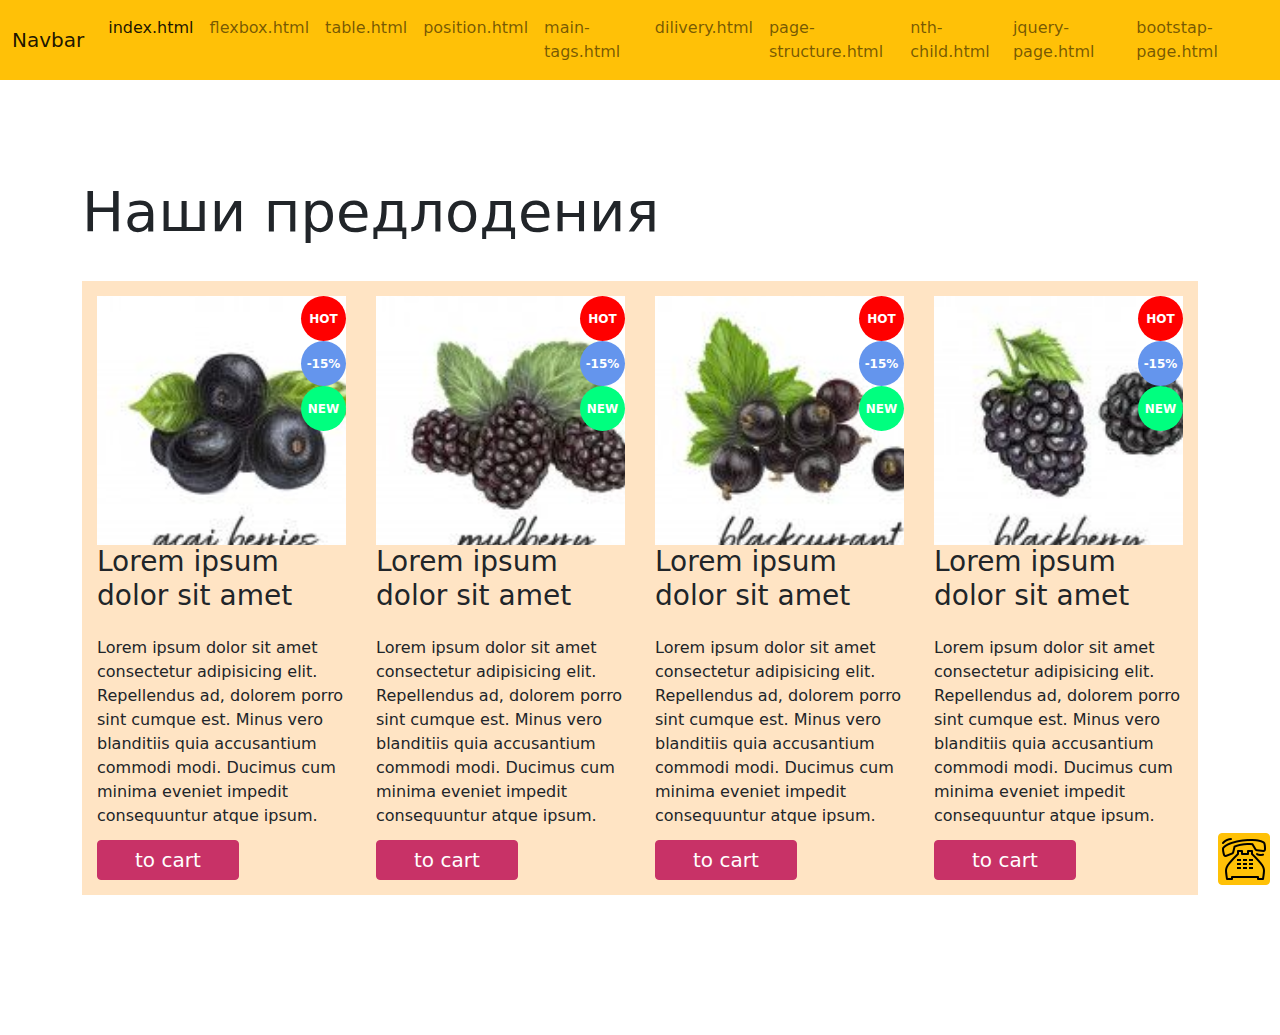
<file: position.html>
<!DOCTYPE html>
<html lang="en">

<head>
  <meta charset="UTF-8">
  <meta http-equiv="X-UA-Compatible" content="IE=edge">
  <meta name="viewport" content="width=device-width, initial-scale=1.0">
  <title>Урок 7</title>
  <link rel="stylesheet" href="css/style.css">
  <link rel="stylesheet" href="css/position.css">
  <link rel="stylesheet" href="./css/bootstrap-page.css">
  <link rel="stylesheet" href="./css/bootstrap.min.css">
</head>

<body>
  <header>
    <nav class="navbar navbar-expand-md navbar-light bg-warning">
      <div class="container-fluid">
        <a class="navbar-brand" href="#">Navbar</a>
        <button class="navbar-toggler" type="button" data-bs-toggle="collapse" data-bs-target="#navbarNav"
          aria-controls="navbarNav" aria-expanded="false" aria-label="Toggle navigation">
          <span class="navbar-toggler-icon"></span>
        </button>
        <div class="collapse navbar-collapse" id="navbarNav">
          <ul class="navbar-nav">
            <li class="nav-item">
              <a class="nav-link active" aria-current="page" href="index.html">index.html</a>
            </li>
            <li class="nav-item">
              <a class="nav-link" href="flexbox.html">flexbox.html</a>
            </li>
            <li class="nav-item">
              <a class="nav-link" href="table.html">table.html</a>
            </li>
            <li class="nav-item">
              <a class="nav-link" href="position.html">position.html</a>
            </li>
            <li class="nav-item">
              <a class="nav-link" href="main-tags.html">main-tags.html</a>
            </li>
            <li class="nav-item">
              <a class="nav-link" href="dilivery.html">dilivery.html</a>
            </li>
            <li class="nav-item">
              <a class="nav-link" href="page-structure.html">page-structure.html</a>
            </li>
            <li class="nav-item">
              <a class="nav-link" href="nth-child.html">nth-child.html</a>
            </li>
            <li class="nav-item">
              <a class="nav-link" href="jquery-page.html">jquery-page.html</a>
            </li>
            <li class="nav-item">
              <a class="nav-link" href="bootstrap-page.html">bootstap-page.html</a>
            </li>
          </ul>
        </div>
      </div>
    </nav>
  </header>
  <button class="btn-phone"></button>
  <main>
    <div class="product">
      <div class="container">
        <h2 class="product-title">Наши предлодения</h2>
        <div class="product-list">
          <div class="product-item">
            <div class="product-item-img padding-top-100" style="background-position: -50px 1px;">
              <div class="label">
                <div class="label-hot">HOT</div>
                <div class="label-sales">-15%</div>
                <div class="label-new">NEW</div>
              </div>
            </div>
            <h3 class="product-item__title">Lorem ipsum dolor sit amet</h3>
            <div class="product-item__description">Lorem ipsum dolor sit amet consectetur adipisicing elit. Repellendus
              ad, dolorem porro sint cumque est. Minus vero blanditiis quia accusantium commodi modi. Ducimus cum minima
              eveniet impedit consequuntur atque ipsum.</div>
            <button class="btn-cart">to cart</button>
          </div>
          <div class="product-item">
            <div class="product-item-img padding-top-100" style="background-position: -430px 1px;">
              <div class="label">
                <div class="label-hot">HOT</div>
                <div class="label-sales">-15%</div>
                <div class="label-new">NEW</div>
              </div>
            </div>
            <h3 class="product-item__title">Lorem ipsum dolor sit amet</h3>
            <div class="product-item__description">Lorem ipsum dolor sit amet consectetur adipisicing elit. Repellendus
              ad, dolorem porro sint cumque est. Minus vero blanditiis quia accusantium commodi modi. Ducimus cum minima
              eveniet impedit consequuntur atque ipsum.</div>
            <button class="btn-cart">to cart</button>
          </div>
          <div class="product-item">
            <div class="product-item-img padding-top-100" style="background-position: -810px 1px;">
              <div class="label">
                <div class="label-hot">HOT</div>
                <div class="label-sales">-15%</div>
                <div class="label-new">NEW</div>
              </div>
            </div>
            <h3 class="product-item__title">Lorem ipsum dolor sit amet</h3>
            <div class="product-item__description">Lorem ipsum dolor sit amet consectetur adipisicing elit. Repellendus
              ad, dolorem porro sint cumque est. Minus vero blanditiis quia accusantium commodi modi. Ducimus cum minima
              eveniet impedit consequuntur atque ipsum.</div>
            <button class="btn-cart">to cart</button>
          </div>
          <div class="product-item">
            <div class="product-item-img padding-top-100" style="background-position: -50px -285px;">
              <div class="label">
                <div class="label-hot">HOT</div>
                <div class="label-sales">-15%</div>
                <div class="label-new">NEW</div>
              </div>
            </div>
            <h3 class="product-item__title">Lorem ipsum dolor sit amet</h3>
            <div class="product-item__description">Lorem ipsum dolor sit amet consectetur adipisicing elit. Repellendus
              ad, dolorem porro sint cumque est. Minus vero blanditiis quia accusantium commodi modi. Ducimus cum minima
              eveniet impedit consequuntur atque ipsum.</div>
            <button class="btn-cart">to cart</button>
          </div>
        </div>
      </div>
    </div>
  </main>
</body>

</html>
</file>
<file: css/style.css>
:root{
    --primary-color: #C83267;
}

@import url('fonts.css');

* {
    margin: 0;
    padding: 0;
    box-sizing: border-box;
}

body {
    font-family: 'Comfortaa';
    font-weight: 400;
}

.container {
    margin: 0 auto;
    display: flex;
    max-width: 1395px;
    width: 100%;
    padding: 0 12px;
}

.padding-top-100 {
    padding-top: 100%;
}

.banner {
    padding: 220px 0 275px 0px;
}

.banner .container {
    background-image: url(../img/banner.png);
    background-size: contain;
    background-repeat: no-repeat;
    background-position: center;
    flex-direction: column;
}

.banner .container .banner-btn {
    max-width: 250px;
}

.banner-title {
    font-weight: 700;
    font-size: 60px;
    line-height: 120%;
    color: var(--primary-color);
    margin: 0 0 48px 0;
}

.banner-description {
    font-weight: 400;
    font-size: 20px;
    line-height: 30px;
    color: #1E1C1B;
    width: 650px;
    margin: 0 0 60px 0;
}

.banner-btn {
    background-color: var(--primary-color);
    border: 1px solid var(--primary-color);
    border-radius: 4px;
    color: #FFFFFF;
    font-weight: 400;
    font-size: 20px;
    line-height: 20px;
    text-decoration: none;
    padding: 20px 60px 20px 60px;
}

/*about*/
.about {
    padding: 140px 0;
    background: url(https://bangsaid.com/wp-content/uploads/2015/06/background-image-repeat-17-cool-hd-background-and-wallpaper.png) center;
    margin-bottom: 120px;
}

.about-content {
    padding: 0 0 0 37px;
}

.about-title {
    font-style: normal;
    font-weight: 500;
    font-size: 48px;
    line-height: 60px;
    margin: 0 0 47px 0;
}

.about-content p {
    font-weight: 400;
    font-size: 18px;
    /* line-height: 42px; */
    margin-bottom: 30px;
    color: aqua;
}

.about-content p a {
    color: pink;
}

.about-content .second {
    color: blueviolet;
}

.about-content .third {
    color: #C83267;
}

.about-content p a span {
    color: #15ff00;
}

.second-test-box p {
    color: red;
}

.border {
    padding: 140px 0;
}

.border .container {
    justify-content: space-evenly;
}

.border-item {
    width: 300px;
    height: 230px;
    border: 10px solid black;
    display: flex;
    justify-content: center;
    align-items: center;
    font-size: 24px;
    background-color: #2196f3;
    padding: 30px;
}

.border-item.dotted {
    border-style: dotted;
}

.border-item.dotted {
    border-style: dotted;
}

.border-item.dashed {
    border-style: dashed;
}

.border-item.double {
    border-style: double;
}

.content-box {
    box-sizing: content-box;
}

.how-it-works__title {
    font-weight: 500;
    font-size: 96px;
    line-height: 157%;
    /* identical to box height, or 151px */
    color: #000000;
    margin-bottom: 48px;
}

.how-it-works .container {
    flex-direction: column;
}

.how-it-works__row {
    display: flex;
    justify-content: space-between;
}

.how-it-works__column {
    width: 100%;
    max-width: 400px;
    padding: 0 12px;
}

.how-it-works__column-title {
    font-size: 72px;
    line-height: 90px;
    /* identical to box height, or 125% */
    color: #ffae00bf;
    margin-bottom: 24px;
}

.how-it-works__column-description {
    font-weight: 500;
    font-size: 20px;
    line-height: 150%;
    /* or 30px */
    color: #424242;
    margin-bottom: 48px;
}

.how-it-works__column-img img {
    width: 100%;
}

.how-it-works__column.title-blue {
    margin-top: 200px;
}

.how-it-works__column.title-blue .how-it-works__column-title {
    color: #0732ffbf;

}

.how-it-works__column.title-red {
    margin-top: 44px;
}

.how-it-works__column.title-red .how-it-works__column-title {
    color: #ff423dbf;
}
</file>
<file: css/dilivery.css>
:root {
    --lime: #b9ff26a8;
}
.dilivery {
    max-width: 1402px;
    margin: 0 auto;
    padding: 150px 12px;
}

.dilivery h1 {
    font-size: 50px;
    line-height: 68px;
    /* identical to box height */
    margin-bottom: 42px;
    text-transform: uppercase;
    text-align: center;
    color: #000000;
}

.dilivery h2 {
    font-weight: 600;
    font-size: 32px;
    line-height: 50px;
    /* or 156% */
    display: flex;
    align-items: center;
    color: #0F0F0F;
}

.dilivery section {
    margin-bottom: 78px;
}

img.center {
    padding-bottom: 38px;
}

img.right {
    float: right;
    padding: 0 0 30px 30px;
}


img.left {
    float: left;
    padding: 0 30px 30px 0;
}


.dilivery p, .dilivery li {
    font-size: 26px;
    line-height: 1.62;
    color: #000000;
}

.dilivery ul{
    background-color: var(--lime);
    padding: 36px 0 60px 72px;
}
.green-list {
    overflow: hidden;
}

.green-list:before{
    content: "";
    width: 100%;
    height: 130px;
    background: url(/img/decor-border-1.svg) center no-repeat;
    background-size: cover;
    display: flex;
    margin-bottom: -16px;
}

.green-list:after{
    content: "";
    width: 100%;
    height: 130px;
    background: url(/img/decor-border-2.svg) center no-repeat;
    background-size: cover;
    display: flex;
    margin-top: -14px;
}

.dilivery li:before {
    content: "";
    width: 10px;
    height: 10px;
    background: url(/img/icon-flower.png) center/contain no-repeat;
    background-size: contain;
    display: flex;
    margin-right: 10px;
    border-radius: 50%;
}

.dilivery li {
    display: flex;
    align-items: center;
}

.font-test {
    background-color: var(--lime);
}

.font-test-item {
    padding: 36px 0 60px 72px;
}

.font-test-item__examples {
    padding: 12px 0px 0px 6px;
}

.comfortaa-light {
    font-family: "Comfortaa";
    font-weight: 300;
}

.comfortaa-normal {
    font-family: "Comfortaa";
    font-weight: 400;
}

.comfortaa-medium {
    font-family: "Comfortaa";
    font-weight: 500;
}

.comfortaa-semibold {
    font-family: "Comfortaa";
    font-weight: 600;
}

.comfortaa-bold {
    font-family: "Comfortaa";
    font-weight: 700;
}

.lato-light {
    font-family: "Lato";
    font-weight: 300;
}

.lato-normal {
    font-family: "Lato";
    font-weight: 400;
}

.lato-medium {
    font-family: "Lato";
    font-weight: 500;
}

.lato-semibold {
    font-family: "Lato";
    font-weight: 600;
}

.lato-bold {
    font-family: "Lato";
    font-weight: 700;
}

.roboto-light {
    font-family: "Roboto";
    font-weight: 300;
}

.roboto-normal {
    font-family: "Roboto";
    font-weight: 400;
}

.roboto-medium {
    font-family: "Roboto";
    font-weight: 500;
}

.roboto-semibold {
    font-family: "Roboto";
    font-weight: 600;
}

.roboto-bold {
    font-family: "Roboto";
    font-weight: 700;
}
</file>
<file: css/fonts.css>
@font-face {
    font-family: "Lato";
    src: url(../fonts/Lato-Regular.ttf) format('opentype');
    font-weight: 500;
    font-style: normal;
    font-display: swap;
}

@font-face {
    font-family: "Lato";
    src: url(../fonts/Lato-Bold.ttf) format('opentype');
    font-weight: 600;
    font-style: normal;
    font-display: swap;
}

@font-face {
    font-family: "Lato";
    src: url(../fonts/Lato-Black.ttf) format('opentype');
    font-weight: 700;
    font-style: normal;
    font-display: swap;
}

@font-face {
    font-family: "Lato";
    src: url(../fonts/Lato-Light.ttf) format('opentype');
    font-weight: 400;
    font-style: normal;
    font-display: swap;
}
@font-face {
    font-family: "Lato";
    src: url(../fonts/Lato-Thin.ttf) format('opentype');
    font-weight: 300;
    font-style: normal;
    font-display: swap;
}

@font-face {
    font-family: "Comfortaa";
    src: url(../fonts/Comfortaa-Regular.ttf) format('opentype');
    font-weight: 400;
    font-style: normal;
    font-display: swap;
}

@font-face {
    font-family: "Comfortaa";
    src: url(../fonts/Comfortaa-Bold.ttf);
    font-weight: 700;
    font-style: normal;
    font-display: swap;
}

@font-face {
    font-family: "Comfortaa";
    src: url(../fonts/Comfortaa-SemiBold.ttf);
    font-weight: 600;
    font-style: normal;
    font-display: swap;
}

@font-face {
    font-family: "Comfortaa";
    src: url(../fonts/Comfortaa-Medium.ttf);
    font-weight: 500;
    font-style: normal;
    font-display: swap;
}

@font-face {
    font-family: "Comfortaa";
    src: url(../fonts/Comfortaa-Light.ttf);
    font-weight: 300;
    font-style: normal;
    font-display: swap;
}

@font-face {
    font-family: "Roboto";
    src: url(../fonts/Roboto-Light.ttf) format('opentype');
    font-weight: 400;
    font-style: normal;
    font-display: swap;
}

@font-face {
    font-family: "Roboto";
    src: url(../fonts/Roboto-Black.ttf);
    font-weight: 700;
    font-style: normal;
    font-display: swap;
}

@font-face {
    font-family: "Roboto";
    src: url(../fonts/Roboto-Bold.ttf);
    font-weight: 600;
    font-style: normal;
    font-display: swap;
}

@font-face {
    font-family: "Roboto";
    src: url(../fonts/Roboto-Medium.ttf);
    font-weight: 500;
    font-style: normal;
    font-display: swap;
}

@font-face {
    font-family: "Roboto";
    src: url(../fonts/Roboto-Thin.ttf);
    font-weight: 300;
    font-style: normal;
    font-display: swap;
}
</file>
<file: css/flexbox.css>
section.flex-example {
    padding: 60px 0;
}

h2.flex-example__title {
    font-size: 36px;
    margin-bottom: 36px;
    display: flex;
}

.flex-example .container {
    flex-direction: column;
    max-width: 1175px;
    background: #e5ec64;
    padding: 0;
}

.flex-example__list {
    display: flex;
}

.flex-example__list-item {
    width: 100px;
    height: 100px;
    border: 2px solid black;
    border-radius: 0px;
    margin: 0;
    background-color: cornflowerblue;
    background-color: #000000;

   

    display: flex;
    justify-content: center;
    align-items: center;
    font-size: 35px;
    color: #fff;
}

.flex-direction-row {
    flex-direction: row;

}

.flex-direction-row-reverse {
    flex-direction: row-reverse;

}


.flex-direction-column {
    flex-direction: column;
}

.flex-direction-column-reverse {
    flex-direction: column-reverse;
}

.justify-content-center {
    justify-content: center;
}

.justify-content-flex-end {
    justify-content: flex-end;
}

.justify-content-space-between {
    justify-content: space-between;
}


.justify-content-space-around {
    justify-content: space-around;
}

.justify-content-space-evenly {
    justify-content: space-evenly;
}

.order-1 {
    order: 1;
}

.order-2 {
    order: 2;
}

.order-3 {
    order: 3;
}

.order-4 {
    order: 4;
}

.order-5 {
    order: 5;
}

.order-6 {
    order: 6;
}


.test {
    padding: 30px;
    background: yellowgreen;
    max-width: 1155px;
    margin: 0 auto 120px;
    display: flex;
    flex-wrap: wrap;
}

.test-top {
    height: 48px;
    background: red;
    width: 100%;
    margin: 0 0 6px 0;
}

.test-sidebar {
    width: 30%;
    background: azure;
    height: 320px;
}

.test-content {
    width: 70%;
    background: blueviolet;
    height: 320px;
}

.test-footer {
    height: 48px;
    background: indianred;
    width: 100%;
    margin-top: 8px;
}

@media  (max-width: 767px) {
    .test {
        padding: 15px;
    }
    .test-sidebar{
        height: 100px;
    }
    .test-content, .test-sidebar{
        width: 100%;
    }

    .test-top {
        order: 0;
    }
    
    .test-sidebar {
        order: 2;
    }
    
    .test-content {
        order: 1;
        margin: 0 0 6px 0;
    }
    
    .test-footer {
        order: 3;
    }

  
}

.vertical .flex-example__list {
    height: 500px;
    background-color: seagreen;
    
}

.align-items-center {
    align-items: center;
}

.align-items-end {
    align-items: flex-end;
}

.flex-example__list-item{
    width: 150px;
}

.col {
    flex-direction: column;
}



/*before/after*/
.flex-example__title:before {
    content: "";
    color: #f00;
    background: #0f0;
    width: 140px;
    height: 140px;
    display: flex;
    justify-content: center;
    align-items: center;
}

.flex-example__title:after {
    content: "";
    color: #f00;
    background: #00f;
    width: 140px;
    height: 140px;
    display: flex;
    justify-content: center;
    align-items: center;
}
</file>
<file: css/main-tags.css>
.main-tags h1 {
    font-size: 56px;
    text-align: center;
    padding: 48px 12px 72px;
}

.tag-list .container {
    flex-direction: column;
}

.tag-item {
    display: flex;
    border: 2px solid #fff;
    width: 100%;
}

.tag-item__name {
    font-size: 12px;
    width: 100%;
    min-height: 120px;
    padding: 12px;
    background-color: #212121;
    color: #1E88E5;
}

.tag-item__description {
    padding: 12px;
    font-size: 18px;
    background-color: #000;
    color: #fff;
    width: 100%;
}
</file>
<file: css/media.css>
:root {
    --default-font-size: 16px;
}

@media (min-width: 992px) {
    .tag-item__name {
        min-width: 640px;
    }
}

@media (min-width: 768px) and (max-width: 991px) {
    .main-tags h1 {
        font-size: 36px;
        padding: 24px 12px 36px;
    }

    .tag-item {
        flex-direction: column;
    }

    .tag-item__name {
        min-width: 640px;
        width: 100%;
        font-size: var(--default-font-size);
    }

    .tag-item__description {
        font-size: var(--default-font-size);
    }
}

@media (max-width: 767px) {
    .main-tags h1 {
        font-size: 28px;
        padding: 24px 12px 36px;
    }

    .tag-item {
        flex-direction: column;
    }
    
    .tag-item__name {
        min-width: calc(100%-24px);
        font-size: 11px;
    }
}
</file>
<file: css/page-structure.css>
header {
    padding-bottom: 60px;
}

.taxi {
    padding-bottom: 100px;
}

.taxi .row {
    flex-direction: row-reverse;
}

footer {
    background-color: gray;
    height: 200px;
}
</file>
<file: css/position.css>
:root {
    --primary-color: #ffc107;
    --secondary-color: #C83267;
    --white: #fff;
    --label-hot: red;
    --label-sales: cornflowerblue;
    --label-new: springgreen;
}

.product {
    padding: 90px 0 140px;
}

.product .container {
    flex-direction: column;
}

.product-title {
    font-size: 56px;
    margin-bottom: 36px;
}

.product-list {
    display: flex;
    justify-content: space-between;
}

.product-item {
    max-width: 320px;
    background-color: bisque;
    padding: 15px;
}

.product-item-img {
    background-image: url(../img/product-berry.jpg);
    background-size: 1156px;
    position: relative;
}

.label {
    position: absolute;
    top: 0;
    left: calc(100% - 45px);
}

.label-hot, .label-sales, .label-new {
    width: 45px;
    height: 45px;
    background-color: var(--label-hot);
    color: var(--white);
    display: flex;
    justify-content: center;
    align-items: center;
    font-size: 12px;
    font-weight: 600;
    border-radius: 50%;
}

.label-sales {
    background-color: var(--label-sales);
}

.label-new {
    background-color: var(--label-new);
}

.product-item__title {
    font-size: 28px;
    margin-bottom: 24px;
}

.product-item__description {
    margin-bottom: 12px;
}

.btn-cart {    
    background-color: var(--secondary-color);
    border: 1px solid var(--secondary-color);
    border-radius: 4px;
    color: var(--white);
    font-weight: 400;
    font-size: 20px;
    line-height: 20px;
    text-decoration: none;
    padding: 9px 37px;
    cursor: pointer;
}

.btn-cart:hover {
    background-color: var(--primary-color);
    border: 1px solid var(--primary-color);
}

.btn-phone {
    background-color: var(--primary-color);
    border: 1px solid var(--primary-color);
    border-radius: 4px;
    color: var(--white);
    font-weight: 400;
    font-size: 20px;
    line-height: 20px;
    text-decoration: none;
    padding: 25px 25px;
    position: fixed;
    right: 10px;
    bottom: 15px;
    cursor: pointer;
    z-index: 1;
    background-image: url(../img/icon-feedback.png);
}
</file>
